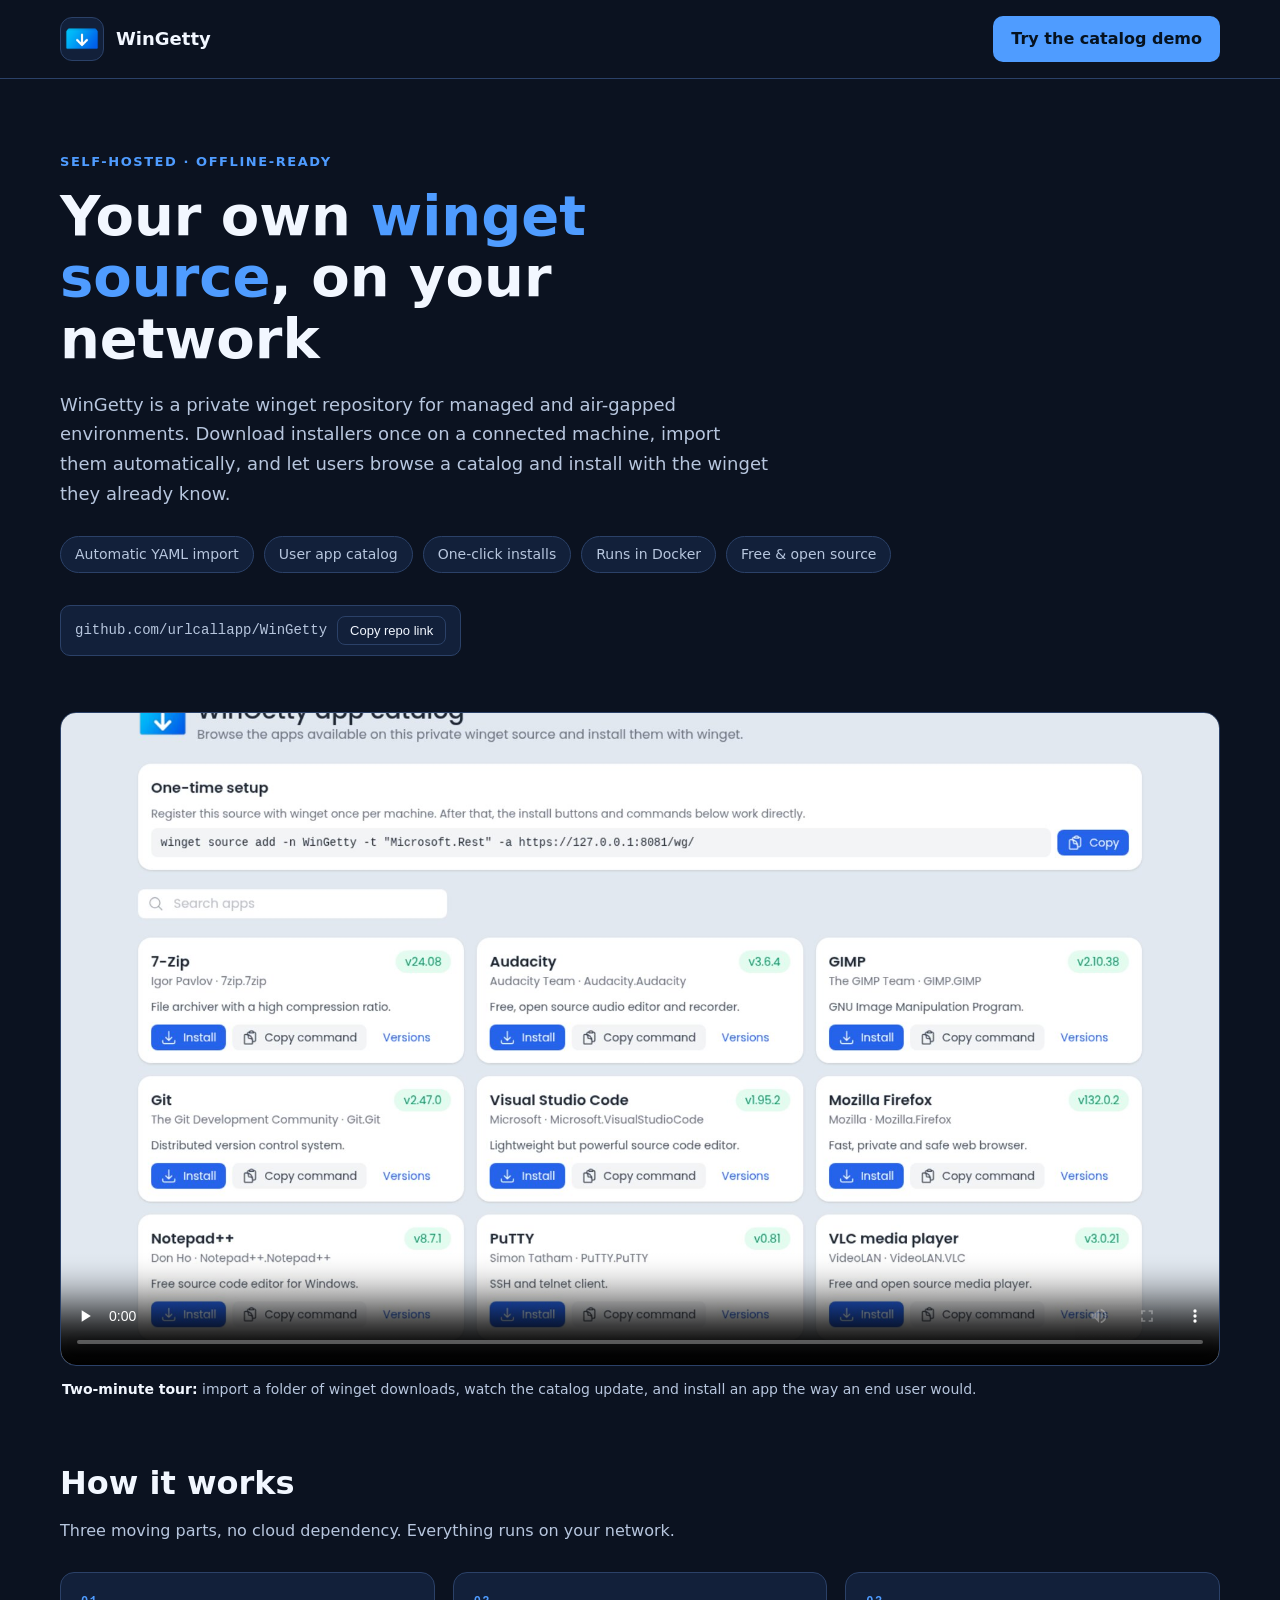
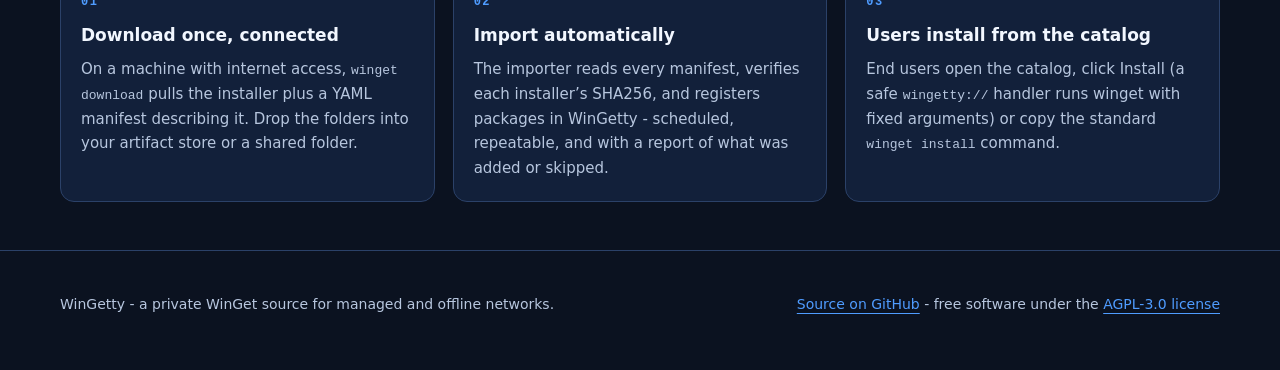
<file: docs/index.html>
<!doctype html>
<html lang="en">
  <head>
    <meta charset="utf-8" />
    <meta name="viewport" content="width=device-width, initial-scale=1" />
    <meta
      name="description"
      content="Your own winget package source. Import installers automatically, publish them to a user catalog, and install everything from your network - no cloud required."
    />
    <meta name="theme-color" content="#0b1220" />
    <link rel="icon" type="image/png" href="img/logo.png" />
    <title>WinGet apps offline | WinGetty</title>
    <meta property="og:type" content="website" />
    <meta property="og:image" content="https://urlcallapp.github.io/WinGetty/og-thumbnail.jpg" />
    <meta property="og:image:secure_url" content="https://urlcallapp.github.io/WinGetty/og-thumbnail.jpg" />
    <meta property="og:image:type" content="image/jpeg" />
    <meta property="og:image:width" content="1200" />
    <meta property="og:image:height" content="630" />
    <meta property="og:image:alt" content="WinGetty - self-hosted private winget source" />
    <meta name="twitter:card" content="summary_large_image" />
    <style>
      :root {
        color-scheme: dark;
        --bg: #0b1220;
        --panel: #12203a;
        --ink: #f2f7ff;
        --muted: #b7c6de;
        --line: #2b4168;
        --accent: #4f9cff;
        --focus: #ffdb83;
      }
      * {
        box-sizing: border-box;
      }
      html {
        scroll-padding-top: 24px;
      }
      body {
        margin: 0;
        background: var(--bg);
        color: var(--ink);
        font-family: system-ui, -apple-system, "Segoe UI", sans-serif;
        font-size: 16px;
        line-height: 1.65;
      }
      a {
        color: var(--accent);
        text-underline-offset: 4px;
      }
      a:hover {
        text-decoration-thickness: 2px;
      }
      a:focus-visible,
      video:focus-visible {
        outline: 3px solid var(--focus);
        outline-offset: 5px;
        border-radius: 4px;
      }
      a {
        -webkit-tap-highlight-color: transparent;
      }
      .wrap {
        width: min(1160px, 100% - 64px);
        margin-inline: auto;
      }
      header {
        border-bottom: 1px solid var(--line);
      }
      nav {
        display: flex;
        align-items: center;
        justify-content: space-between;
        gap: 16px;
        padding: 16px 0;
        flex-wrap: wrap;
      }
      .brand {
        display: flex;
        align-items: center;
        gap: 12px;
        color: var(--ink);
        text-decoration: none;
        font-weight: 700;
        font-size: 18px;
      }
      .mark {
        width: 44px;
        height: 44px;
        border-radius: 12px;
        background: var(--panel);
        border: 1px solid var(--line);
        display: grid;
        place-items: center;
        overflow: hidden;
      }
      .mark img {
        width: 34px;
        height: 34px;
        object-fit: contain;
      }
      .demo-btn {
        display: inline-flex;
        align-items: center;
        gap: 8px;
        background: var(--accent);
        color: #06121f;
        font-weight: 700;
        padding: 10px 18px;
        border-radius: 10px;
        text-decoration: none;
      }
      .demo-btn:hover {
        filter: brightness(1.08);
      }
      .hero {
        padding: 72px 0 32px;
      }
      .eyebrow {
        color: var(--accent);
        text-transform: uppercase;
        letter-spacing: 0.12em;
        font-size: 13px;
        font-weight: 700;
        margin: 0 0 12px;
      }
      .hero h1 {
        font-size: clamp(34px, 6vw, 56px);
        line-height: 1.1;
        margin: 0 0 20px;
        max-width: 18ch;
      }
      .hero h1 span {
        color: var(--accent);
      }
      .intro {
        color: var(--muted);
        font-size: 18px;
        max-width: 62ch;
        margin: 0 0 28px;
      }
      .tags {
        display: flex;
        flex-wrap: wrap;
        gap: 10px;
        padding: 0;
        margin: 0 0 12px;
        list-style: none;
      }
      .tag {
        border: 1px solid var(--line);
        background: var(--panel);
        color: var(--muted);
        border-radius: 999px;
        padding: 6px 14px;
        font-size: 14px;
      }
      .repo {
        display: inline-flex;
        align-items: center;
        gap: 10px;
        margin-top: 20px;
        background: var(--panel);
        border: 1px solid var(--line);
        border-radius: 10px;
        padding: 10px 14px;
        font-family: ui-monospace, monospace;
        font-size: 14px;
        color: var(--muted);
      }
      .copy {
        border: 1px solid var(--line);
        background: transparent;
        color: var(--ink);
        border-radius: 8px;
        padding: 6px 12px;
        font-size: 13px;
        cursor: pointer;
      }
      .copy:hover {
        border-color: var(--accent);
      }
      .demo {
        padding: 24px 0 8px;
      }
      .video-frame {
        border: 1px solid var(--line);
        border-radius: 16px;
        overflow: hidden;
        background: #000;
      }
      video {
        display: block;
        width: 100%;
        height: auto;
      }
      .caption {
        color: var(--muted);
        font-size: 14px;
        margin: 12px 2px 0;
      }
      .caption strong {
        color: var(--ink);
      }
      .section {
        padding: 48px 0;
      }
      .section-head h2 {
        font-size: clamp(24px, 4vw, 32px);
        margin: 0 0 8px;
      }
      .section-head p {
        color: var(--muted);
        margin: 0 0 28px;
        max-width: 70ch;
      }
      .steps {
        display: grid;
        gap: 18px;
        grid-template-columns: repeat(auto-fit, minmax(240px, 1fr));
        padding: 0;
        margin: 0;
        list-style: none;
        counter-reset: step;
      }
      .steps li {
        counter-increment: step;
        background: var(--panel);
        border: 1px solid var(--line);
        border-radius: 14px;
        padding: 20px;
      }
      .steps li::before {
        content: counter(step, decimal-leading-zero);
        display: block;
        color: var(--accent);
        font: 600 12px/1.5 ui-monospace, monospace;
        letter-spacing: 0.12em;
        margin-bottom: 10px;
      }
      .steps h3 {
        margin: 0 0 8px;
        font-size: 17px;
      }
      .steps p {
        margin: 0;
        color: var(--muted);
        font-size: 15px;
      }
      .steps code {
        font-size: 13px;
      }
      footer {
        border-top: 1px solid var(--line);
        padding: 28px 0 40px;
      }
      .foot {
        display: flex;
        justify-content: space-between;
        gap: 16px;
        flex-wrap: wrap;
        color: var(--muted);
        font-size: 14px;
      }
      @media (max-width: 560px) {
        .wrap {
          width: min(1160px, 100% - 32px);
        }
        .hero {
          padding: 48px 0 24px;
        }
      }
    </style>
  </head>
  <body>
    <header>
      <div class="wrap">
        <nav aria-label="Primary">
          <a class="brand" href="./">
            <span class="mark"><img src="img/logo.png" alt="" width="34" height="34" /></span>
            WinGetty
          </a>
          <a class="demo-btn" href="demo/">Try the catalog demo</a>
        </nav>
      </div>
    </header>

    <main class="wrap">
      <section class="hero">
        <p class="eyebrow">Self-hosted &middot; offline-ready</p>
        <h1>Your own <span>winget source</span>, on your network</h1>
        <p class="intro">
          WinGetty is a private winget repository for managed and air-gapped environments. Download installers
          once on a connected machine, import them automatically, and let users browse a catalog and install
          with the winget they already know.
        </p>
        <ul class="tags">
          <li class="tag">Automatic YAML import</li>
          <li class="tag">User app catalog</li>
          <li class="tag">One-click installs</li>
          <li class="tag">Runs in Docker</li>
          <li class="tag">Free &amp; open source</li>
        </ul>
        <div class="repo">
          <span id="repo-url">github.com/urlcallapp/WinGetty</span>
          <button class="copy" type="button" data-copy="https://github.com/urlcallapp/WinGetty">Copy repo link</button>
        </div>
      </section>

      <section class="demo" aria-labelledby="demo-heading">
        <h2 id="demo-heading" style="position:absolute;left:-9999px">Demo video</h2>
        <div class="video-frame">
          <video controls preload="none" poster="poster.jpg" aria-label="WinGetty demo video">
            <source src="demo-v2.mp4" type="video/mp4" />
            <track kind="captions" label="English" srclang="en" src="captions.en.vtt" default />
          </video>
        </div>
        <p class="caption">
          <strong>Two-minute tour:</strong> import a folder of winget downloads, watch the catalog update, and
          install an app the way an end user would.
        </p>
      </section>

      <section class="section" aria-labelledby="how-heading">
        <div class="section-head">
          <h2 id="how-heading">How it works</h2>
          <p>Three moving parts, no cloud dependency. Everything runs on your network.</p>
        </div>
        <ol class="steps">
          <li>
            <h3>Download once, connected</h3>
            <p>
              On a machine with internet access, <code>winget download</code> pulls the installer plus a YAML
              manifest describing it. Drop the folders into your artifact store or a shared folder.
            </p>
          </li>
          <li>
            <h3>Import automatically</h3>
            <p>
              The importer reads every manifest, verifies each installer&rsquo;s SHA256, and registers packages in
              WinGetty - scheduled, repeatable, and with a report of what was added or skipped.
            </p>
          </li>
          <li>
            <h3>Users install from the catalog</h3>
            <p>
              End users open the catalog, click Install (a safe <code>wingetty://</code> handler runs winget with
              fixed arguments) or copy the standard <code>winget install</code> command.
            </p>
          </li>
        </ol>
      </section>
    </main>

    <footer>
      <div class="wrap foot">
        <p>WinGetty - a private WinGet source for managed and offline networks.</p>
        <p><a href="https://github.com/urlcallapp/WinGetty">Source on GitHub</a> - free software under the <a href="https://github.com/urlcallapp/WinGetty/blob/main/LICENSE.md">AGPL-3.0 license</a></p>
      </div>
    </footer>

    <script>
      document.querySelectorAll("[data-copy]").forEach((btn) => {
        btn.addEventListener("click", async () => {
          try {
            await navigator.clipboard.writeText(btn.dataset.copy);
            btn.textContent = "Copied";
            setTimeout(() => (btn.textContent = "Copy repo link"), 2000);
          } catch (e) {
            window.prompt("Copy the link:", btn.dataset.copy);
          }
        });
      });
    </script>
  </body>
</html>
</file>
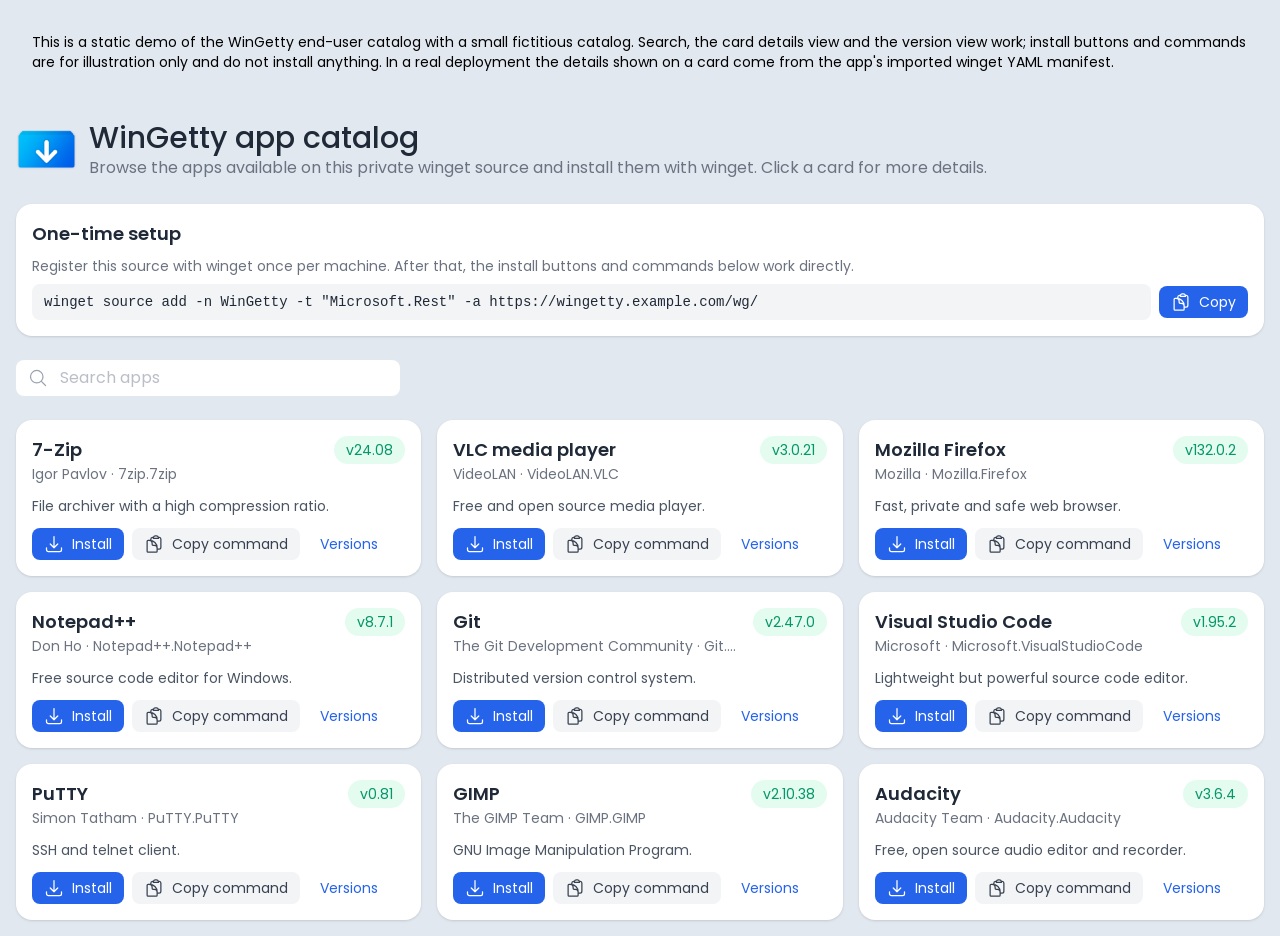
<file: docs/demo/index.html>
<!DOCTYPE html>
<html lang="en">
<head>
    <meta charset="UTF-8">
    <meta name="viewport" content="width=device-width, initial-scale=1.0">
    <title>WinGetty catalog - demo</title>
    <link rel="icon" type="image/png" href="../img/logo.png">
    <link rel="stylesheet" href="css/expand.min.css">
    <link rel="stylesheet" href="css/style.css">
    <style>
        @font-face {
            font-family: 'Poppins';
            src: url('fonts/poppins-v20-latin-regular.woff2') format('woff2');
            font-weight: 400;
        }
        @font-face {
            font-family: 'Poppins';
            src: url('fonts/poppins-v20-latin-500.woff2') format('woff2');
            font-weight: 500;
        }
        @font-face {
            font-family: 'Poppins';
            src: url('fonts/poppins-v20-latin-600.woff2') format('woff2');
            font-weight: 600;
        }
    </style>
    <script defer src="js/alpine.min.js"></script>
</head>

<body class="min-h-screen h-full font-poppins flex flex-col bg-slate-200 dark:bg-zinc-800">
<main class="h-full w-full p-4 flex flex-col max-w-screen-xl mx-auto" x-data="catalogData">

    <div class="flex flex-col gap-y-6">

        <div class="bg-blue-100/80 dark:bg-blue-900/40 text-blue-900 dark:text-blue-100 rounded-2xl p-4 text-sm">
            This is a static demo of the WinGetty end-user catalog with a small fictitious catalog. Search, the
            card details view and the version view work; install buttons and commands are for illustration only and
            do not install anything. In a real deployment the details shown on a card come from the app's imported
            winget YAML manifest.
        </div>

        <!-- Header -->
        <div class="flex items-center gap-x-3 mt-2">
            <img width="61" height="40" src="../img/logo.png" alt="WinGetty" class="h-10 w-auto">
            <div>
                <h1 class="text-3xl font-medium text-gray-800 dark:text-gray-200">WinGetty app catalog</h1>
                <p class="text-gray-500 dark:text-gray-400">Browse the apps available on this private winget source and
                    install them with winget. Click a card for more details.</p>
            </div>
        </div>

        <!-- One-time source setup -->
        <div class="bg-white dark:bg-neutral-900 rounded-2xl shadow p-4 flex flex-col gap-y-2">
            <h2 class="text-lg font-semibold text-gray-800 dark:text-gray-200">One-time setup</h2>
            <p class="text-sm text-gray-500 dark:text-gray-400">Register this source with winget once per machine.
                After that, the install buttons and commands below work directly.</p>
            <div class="flex flex-col sm:flex-row sm:items-center gap-2">
                <code
                    class="flex-1 text-sm bg-gray-100 dark:bg-neutral-950 text-gray-800 dark:text-gray-200 rounded-lg px-3 py-2 overflow-x-auto whitespace-nowrap"
                    x-text="sourceAddCommand"></code>
                <button type="button" @click="copy(sourceAddCommand, 'Setup command copied')"
                    class="flex items-center justify-center px-3 py-1.5 text-sm text-white transition-colors duration-300 bg-blue-600 rounded-lg shrink-0 gap-x-2 hover:bg-blue-500">
                    <svg class="h-5" xmlns="http://www.w3.org/2000/svg" fill="none" viewBox="0 0 24 24"
                        stroke-width="1.5" stroke="currentColor">
                        <path stroke-linecap="round" stroke-linejoin="round"
                            d="M8.25 7.5V6.108c0-1.135.845-2.098 1.976-2.192.373-.03.748-.057 1.123-.08M15.75 18H18a2.25 2.25 0 002.25-2.25V6.108c0-1.135-.845-2.098-1.976-2.192a48.424 48.424 0 00-1.123-.08M15.75 18.75v-1.875a3.375 3.375 0 00-3.375-3.375h-1.5a1.125 1.125 0 01-1.125-1.125v-1.5A3.375 3.375 0 006.375 7.5H5.25m11.9-3.664A2.251 2.251 0 0015 2.25h-1.5a2.251 2.251 0 00-2.15 1.586m5.8 0c.065.21.1.433.1.664v.75h-6V4.5c0-.231.035-.454.1-.664M6.75 7.5H4.875c-.621 0-1.125.504-1.125 1.125v12c0 .621.504 1.125 1.125 1.125h9.75c.621 0 1.125-.504 1.125-1.125V16.5a9 9 0 00-9-9z" />
                    </svg>
                    <span>Copy</span>
                </button>
            </div>
        </div>

        <!-- Search -->
        <div class="relative flex items-center">
            <span class="absolute">
                <svg xmlns="http://www.w3.org/2000/svg" fill="none" viewBox="0 0 24 24" stroke-width="1.5"
                    stroke="currentColor" class="w-5 h-5 mx-3 text-gray-400">
                    <path stroke-linecap="round" stroke-linejoin="round"
                        d="M21 21l-5.197-5.197m0 0A7.5 7.5 0 105.196 5.196a7.5 7.5 0 0010.607 10.607z" />
                </svg>
            </span>
            <input type="text" placeholder="Search apps" x-model="search" @input.debounce.400ms="fetchPackages()"
                class="block w-full py-1.5 pr-5 text-gray-700 dark:text-gray-200 bg-white dark:bg-neutral-900 rounded-lg md:w-96 placeholder-gray-400/70 pl-11 rtl:pr-11 rtl:pl-5 focus:border-blue-400 focus:ring-blue-300 focus:outline-none focus:ring focus:ring-opacity-40">
        </div>

        <!-- Package cards -->
        <div class="grid grid-cols-1 sm:grid-cols-2 lg:grid-cols-3 gap-4" x-show="!loading" x-cloak>
            <template x-for="package in packages" :key="package.identifier">
                <div class="bg-white dark:bg-neutral-900 rounded-2xl shadow p-4 flex flex-col gap-y-3 cursor-pointer transition-shadow hover:shadow-md focus:outline-none focus:ring focus:ring-blue-300 focus:ring-opacity-50"
                    role="button" tabindex="0" :aria-label="'Show details for ' + package.name"
                    @click="detailsPkg = package"
                    @keydown.enter.prevent="detailsPkg = package"
                    @keydown.space.prevent="detailsPkg = package">
                    <div class="flex items-start justify-between gap-x-2">
                        <div class="min-w-0">
                            <h3 class="text-lg font-semibold text-gray-800 dark:text-gray-200 truncate"
                                x-text="package.name"></h3>
                            <p class="text-sm text-gray-500 dark:text-gray-400 truncate"
                                x-text="package.publisher + ' · ' + package.identifier"></p>
                        </div>
                        <span
                            class="px-3 py-1 text-sm rounded-full bg-emerald-100/60 dark:bg-emerald-700/60 text-emerald-600 dark:text-emerald-300 shrink-0"
                            x-text="'v' + package.latest_version"></span>
                    </div>
                    <p class="text-sm text-gray-600 dark:text-gray-300" x-text="package.description"></p>
                    <div class="flex items-center gap-2 mt-auto flex-wrap" @click.stop>
                        <button type="button" @click="demoNotice()"
                            class="flex items-center justify-center px-3 py-1.5 text-sm text-white transition-colors duration-300 bg-blue-600 rounded-lg gap-x-2 hover:bg-blue-500">
                            <svg class="h-5" xmlns="http://www.w3.org/2000/svg" fill="none" viewBox="0 0 24 24"
                                stroke-width="1.5" stroke="currentColor">
                                <path stroke-linecap="round" stroke-linejoin="round"
                                    d="M3 16.5v2.25A2.25 2.25 0 005.25 21h13.5A2.25 2.25 0 0021 18.75V16.5M16.5 12L12 16.5m0 0L7.5 12m4.5 4.5V3" />
                            </svg>
                            <span>Install</span>
                        </button>
                        <button type="button" @click="copy(installCommand(package), 'Install command copied')"
                            class="flex items-center justify-center px-3 py-1.5 text-sm text-gray-700 dark:text-gray-200 transition-colors duration-300 bg-gray-100 dark:bg-neutral-800 rounded-lg gap-x-2 hover:bg-gray-200 dark:hover:bg-neutral-700">
                            <svg class="h-5" xmlns="http://www.w3.org/2000/svg" fill="none" viewBox="0 0 24 24"
                                stroke-width="1.5" stroke="currentColor">
                                <path stroke-linecap="round" stroke-linejoin="round"
                                    d="M8.25 7.5V6.108c0-1.135.845-2.098 1.976-2.192.373-.03.748-.057 1.123-.08M15.75 18H18a2.25 2.25 0 002.25-2.25V6.108c0-1.135-.845-2.098-1.976-2.192a48.424 48.424 0 00-1.123-.08M15.75 18.75v-1.875a3.375 3.375 0 00-3.375-3.375h-1.5a1.125 1.125 0 01-1.125-1.125v-1.5A3.375 3.375 0 006.375 7.5H5.25m11.9-3.664A2.251 2.251 0 0015 2.25h-1.5a2.251 2.251 0 00-2.15 1.586m5.8 0c.065.21.1.433.1.664v.75h-6V4.5c0-.231.035-.454.1-.664M6.75 7.5H4.875c-.621 0-1.125.504-1.125 1.125v12c0 .621.504 1.125 1.125 1.125h9.75c.621 0 1.125-.504 1.125-1.125V16.5a9 9 0 00-9-9z" />
                            </svg>
                            <span>Copy command</span>
                        </button>
                        <button type="button" @click.stop="selected = package"
                            class="px-3 py-1.5 text-sm text-blue-600 dark:text-blue-300 hover:underline">
                            Versions
                        </button>
                    </div>
                </div>
            </template>
        </div>

        <div x-show="!loading && packages.length === 0" x-cloak
            class="text-center text-gray-500 dark:text-gray-400 py-10">
            No apps found.
        </div>

        <!-- Details modal (clicking a card) -->
        <div x-cloak x-show="detailsPkg !== null" @keydown.escape.window="detailsPkg = null"
            class="fixed top-0 left-0 right-0 z-50 w-full p-4 overflow-x-hidden overflow-y-auto md:inset-0 h-full max-h-full dark:bg-neutral-700/40 flex justify-center items-center bg-neutral-900/30">
            <div class="relative w-full max-w-lg" @click.away="detailsPkg = null">
                <div class="relative bg-white rounded-2xl shadow dark:bg-neutral-900 p-4 flex flex-col gap-y-3 max-h-[85vh] overflow-y-auto"
                    role="dialog" aria-modal="true" :aria-label="detailsPkg ? 'Details for ' + detailsPkg.name : ''">
                    <div class="flex items-start justify-between gap-x-2">
                        <div class="min-w-0">
                            <h3 class="text-xl font-semibold text-gray-900 dark:text-white"
                                x-text="detailsPkg ? detailsPkg.name : ''"></h3>
                            <p class="text-sm text-gray-500 dark:text-gray-400"
                                x-text="detailsPkg ? detailsPkg.publisher + ' · ' + detailsPkg.identifier + ' · v' + detailsPkg.latest_version : ''">
                            </p>
                        </div>
                        <button type="button" @click="detailsPkg = null" aria-label="Close details"
                            class="text-gray-400 bg-transparent hover:bg-gray-200 hover:text-gray-900 rounded-lg text-sm p-1.5 ml-auto inline-flex items-center dark:hover:bg-gray-600 dark:hover:text-white shrink-0">
                            <svg aria-hidden="true" class="w-5 h-5" fill="currentColor" viewBox="0 0 20 20"
                                xmlns="http://www.w3.org/2000/svg">
                                <path fill-rule="evenodd"
                                    d="M4.293 4.293a1 1 0 011.414 0L10 8.586l4.293-4.293a1 1 0 111.414 1.414L11.414 10l4.293 4.293a1 1 0 01-1.414 1.414L10 11.414l-4.293-4.293a1 1 0 01-1.414-1.414L10 4.293 5.707 4.293 4.293 4.293z"
                                    clip-rule="evenodd"></path>
                            </svg>
                        </button>
                    </div>

                    <p class="text-sm text-gray-600 dark:text-gray-300 whitespace-pre-line"
                        x-text="detailsPkg ? (detailsPkg.details.description || detailsPkg.description) : ''"></p>

                    <div class="flex flex-wrap gap-2" x-show="detailsPkg && detailsPkg.details.tags">
                        <template x-for="tag in (detailsPkg && detailsPkg.details.tags ? detailsPkg.details.tags : [])"
                            :key="tag">
                            <span
                                class="px-2 py-0.5 text-xs rounded-full bg-blue-100/70 dark:bg-blue-900/50 text-blue-700 dark:text-blue-200"
                                x-text="tag"></span>
                        </template>
                    </div>

                    <dl class="grid grid-cols-1 sm:grid-cols-2 gap-x-4 gap-y-2"
                        x-show="detailsPkg && detailsFacts(detailsPkg).length > 0">
                        <template x-for="fact in (detailsPkg ? detailsFacts(detailsPkg) : [])" :key="fact.label">
                            <div class="bg-gray-50 dark:bg-neutral-950 rounded-lg px-3 py-2">
                                <dt class="text-xs uppercase tracking-wide text-gray-400 dark:text-gray-500"
                                    x-text="fact.label"></dt>
                                <dd class="text-sm text-gray-800 dark:text-gray-200 break-words"
                                    x-text="fact.value"></dd>
                            </div>
                        </template>
                    </dl>

                    <div class="flex flex-wrap gap-2" x-show="detailsPkg && detailsLinks(detailsPkg).length > 0">
                        <template x-for="link in (detailsPkg ? detailsLinks(detailsPkg) : [])" :key="link.label">
                            <a :href="link.url" target="_blank" rel="noopener noreferrer"
                                class="px-3 py-1.5 text-sm text-blue-600 dark:text-blue-300 bg-blue-50 dark:bg-blue-900/30 rounded-lg hover:underline"
                                x-text="link.label"></a>
                        </template>
                    </div>

                    <template x-if="detailsPkg && detailsPkg.details.installation_notes">
                        <details class="text-sm bg-gray-50 dark:bg-neutral-950 rounded-lg px-3 py-2">
                            <summary class="cursor-pointer text-blue-600 dark:text-blue-300 hover:underline">
                                Installation notes</summary>
                            <p class="mt-1 text-gray-600 dark:text-gray-300 whitespace-pre-line"
                                x-text="detailsPkg ? detailsPkg.details.installation_notes : ''"></p>
                        </details>
                    </template>

                    <template x-if="detailsPkg && detailsPkg.details.release_notes">
                        <details class="text-sm bg-gray-50 dark:bg-neutral-950 rounded-lg px-3 py-2">
                            <summary class="cursor-pointer text-blue-600 dark:text-blue-300 hover:underline">Release
                                notes</summary>
                            <p class="mt-1 text-gray-600 dark:text-gray-300 whitespace-pre-line"
                                x-text="detailsPkg ? detailsPkg.details.release_notes : ''"></p>
                        </details>
                    </template>

                    <p class="text-xs text-gray-400 dark:text-gray-500"
                        x-text="detailsPkg ? 'Details from the winget manifest of version ' + detailsPkg.latest_version : ''">
                    </p>

                    <div class="flex items-center gap-2 flex-wrap border-t border-gray-100 dark:border-neutral-800 pt-3">
                        <button type="button" @click="demoNotice()"
                            class="flex items-center justify-center px-3 py-1.5 text-sm text-white transition-colors duration-300 bg-blue-600 rounded-lg gap-x-2 hover:bg-blue-500">
                            <span>Install</span>
                        </button>
                        <button type="button"
                            @click="detailsPkg && copy(installCommand(detailsPkg), 'Install command copied')"
                            class="px-3 py-1.5 text-sm text-gray-700 dark:text-gray-200 transition-colors duration-300 bg-gray-100 dark:bg-neutral-800 rounded-lg hover:bg-gray-200 dark:hover:bg-neutral-700">
                            Copy command
                        </button>
                        <button type="button" @click="selected = detailsPkg; detailsPkg = null"
                            class="px-3 py-1.5 text-sm text-blue-600 dark:text-blue-300 hover:underline">
                            All versions
                        </button>
                    </div>
                </div>
            </div>
        </div>

        <!-- Versions modal -->
        <div x-cloak x-show="selected !== null" @keydown.escape.window="selected = null"
            class="fixed top-0 left-0 right-0 z-50 w-full p-4 overflow-x-hidden overflow-y-auto md:inset-0 h-full max-h-full dark:bg-neutral-700/40 flex justify-center items-center bg-neutral-900/30">
            <div class="relative w-full max-w-lg" @click.away="selected = null">
                <div class="relative bg-white rounded-2xl shadow dark:bg-neutral-900 p-4 flex flex-col gap-y-3">
                    <div class="flex items-start justify-between">
                        <h3 class="text-xl font-semibold text-gray-900 dark:text-white"
                            x-text="selected ? selected.name : ''"></h3>
                        <button type="button" @click="selected = null"
                            class="text-gray-400 bg-transparent hover:bg-gray-200 hover:text-gray-900 rounded-lg text-sm p-1.5 ml-auto inline-flex items-center dark:hover:bg-gray-600 dark:hover:text-white">
                            <svg aria-hidden="true" class="w-5 h-5" fill="currentColor" viewBox="0 0 20 20"
                                xmlns="http://www.w3.org/2000/svg">
                                <path fill-rule="evenodd"
                                    d="M4.293 4.293a1 1 0 011.414 0L10 8.586l4.293-4.293a1 1 0 111.414 1.414L11.414 10l4.293 4.293a1 1 0 01-1.414 1.414L10 11.414l-4.293-4.293a1 1 0 01-1.414-1.414L10 4.293 5.707 4.293 4.293 4.293z"
                                    clip-rule="evenodd"></path>
                            </svg>
                        </button>
                    </div>
                    <template x-for="version in (selected ? selected.versions : [])" :key="version">
                        <div class="bg-gray-50 dark:bg-neutral-950 rounded-lg px-3 py-2 flex flex-col gap-y-2">
                            <div class="flex flex-col sm:flex-row sm:items-center gap-2">
                                <span class="text-sm font-medium text-gray-800 dark:text-gray-200 flex-1"
                                    x-text="'Version ' + version"></span>
                                <div class="flex gap-2">
                                    <button type="button" @click="demoNotice()"
                                        class="px-3 py-1 text-sm text-white bg-blue-600 rounded-lg hover:bg-blue-500 transition-colors duration-300">Install</button>
                                    <button type="button"
                                        @click="copy(installCommand(selected, version), 'Install command copied')"
                                        class="px-3 py-1 text-sm text-gray-700 dark:text-gray-200 bg-gray-200 dark:bg-neutral-800 rounded-lg hover:bg-gray-300 dark:hover:bg-neutral-700 transition-colors duration-300">Copy
                                        command</button>
                                </div>
                            </div>
                            <template x-if="selected && versionReleaseNotes(selected, version)">
                                <details class="text-sm">
                                    <summary
                                        class="cursor-pointer text-blue-600 dark:text-blue-300 hover:underline">
                                        Release notes</summary>
                                    <p class="mt-1 text-gray-600 dark:text-gray-300 whitespace-pre-line"
                                        x-text="selected ? versionReleaseNotes(selected, version) : ''"></p>
                                </details>
                            </template>
                        </div>
                    </template>
                </div>
            </div>
        </div>

        <!-- Demo notice toast -->
        <div x-cloak x-show="notice" x-transition
            class="fixed bottom-4 right-4 bg-neutral-900 text-white dark:bg-white dark:text-neutral-900 rounded-lg shadow-lg px-4 py-3 text-sm z-50"
            x-text="notice"></div>
    </div>
</main>

<script>
    // Fictitious sample data in the same shape the real catalog API returns,
    // including the per-version details imported from winget YAML manifests.
    const DEMO_PACKAGES = [
        {
            identifier: '7zip.7zip', name: '7-Zip', publisher: 'Igor Pavlov',
            description: 'File archiver with a high compression ratio.',
            latest_version: '24.08', versions: ['24.08'], download_count: 182,
            details: {
                description: '7-Zip is a file archiver with a high compression ratio. It supports 7z, ZIP, GZIP, BZIP2, TAR and many other formats, and integrates with the Windows shell.',
                author: 'Igor Pavlov', license: 'GNU LGPL', copyright: 'Copyright (c) 1999-2024 Igor Pavlov',
                homepage: 'https://www.7-zip.org/', license_url: 'https://www.7-zip.org/license.txt',
                tags: ['archiver', 'compression', 'zip', '7z'],
                release_notes: '24.08 fixes a regression in 24.07 that could corrupt certain squashfs extractions and updates translations.',
            },
            version_details: {
                '24.08': { release_notes: '24.08 fixes a regression in 24.07 that could corrupt certain squashfs extractions and updates translations.' },
            },
        },
        {
            identifier: 'VideoLAN.VLC', name: 'VLC media player', publisher: 'VideoLAN',
            description: 'Free and open source media player.',
            latest_version: '3.0.21', versions: ['3.0.21'], download_count: 143,
            details: {
                description: 'VLC is a free and open source cross-platform multimedia player and framework that plays most multimedia files, and various streaming protocols.',
                license: 'GPL-2.0-or-later', homepage: 'https://www.videolan.org/vlc/',
                publisher_url: 'https://www.videolan.org/', privacy_url: 'https://www.videolan.org/privacy.html',
                tags: ['media-player', 'video', 'audio', 'streaming'],
                release_notes_url: 'https://www.videolan.org/developers/vlc-branch/NEWS',
            },
            version_details: {},
        },
        {
            identifier: 'Mozilla.Firefox', name: 'Mozilla Firefox', publisher: 'Mozilla',
            description: 'Fast, private and safe web browser.',
            latest_version: '132.0.2', versions: ['132.0.2'], download_count: 121,
            details: {
                license: 'MPL-2.0', homepage: 'https://www.mozilla.org/firefox/',
                privacy_url: 'https://www.mozilla.org/privacy/firefox/',
                tags: ['browser', 'web'],
                installation_notes: 'The installer requires a restart of running Firefox instances.',
            },
            version_details: {},
        },
        { identifier: 'Notepad++.Notepad++', name: 'Notepad++', publisher: 'Don Ho', description: 'Free source code editor for Windows.', latest_version: '8.7.1', versions: ['8.7.1'], download_count: 98, details: {}, version_details: {} },
        { identifier: 'Git.Git', name: 'Git', publisher: 'The Git Development Community', description: 'Distributed version control system.', latest_version: '2.47.0', versions: ['2.47.0'], download_count: 97, details: {}, version_details: {} },
        { identifier: 'Microsoft.VisualStudioCode', name: 'Visual Studio Code', publisher: 'Microsoft', description: 'Lightweight but powerful source code editor.', latest_version: '1.95.2', versions: ['1.95.2'], download_count: 88, details: {}, version_details: {} },
        { identifier: 'PuTTY.PuTTY', name: 'PuTTY', publisher: 'Simon Tatham', description: 'SSH and telnet client.', latest_version: '0.81', versions: ['0.81'], download_count: 54, details: {}, version_details: {} },
        { identifier: 'GIMP.GIMP', name: 'GIMP', publisher: 'The GIMP Team', description: 'GNU Image Manipulation Program.', latest_version: '2.10.38', versions: ['2.10.38'], download_count: 41, details: {}, version_details: {} },
        { identifier: 'Audacity.Audacity', name: 'Audacity', publisher: 'Audacity Team', description: 'Free, open source audio editor and recorder.', latest_version: '3.6.4', versions: ['3.6.4'], download_count: 33, details: {}, version_details: {} },
    ];

    document.addEventListener('alpine:init', () => {
        Alpine.data('catalogData', () => ({
            packages: [],
            search: '',
            loading: true,
            selected: null,
            detailsPkg: null,
            notice: '',
            sourceName: 'WinGetty',
            sourceAddCommand: 'winget source add -n WinGetty -t "Microsoft.Rest" -a https://wingetty.example.com/wg/',
            async init() {
                await this.fetchPackages();
            },
            async fetchPackages() {
                const q = this.search.trim().toLowerCase();
                this.packages = DEMO_PACKAGES.filter(p =>
                    !q || p.name.toLowerCase().includes(q) ||
                    p.identifier.toLowerCase().includes(q) ||
                    p.publisher.toLowerCase().includes(q));
                this.loading = false;
            },
            installCommand(package_, version = null) {
                let cmd = `winget install --exact --id ${package_.identifier} --source ${this.sourceName}`;
                if (version) cmd += ` --version ${version}`;
                return cmd;
            },
            // Only http(s) URLs may become links; everything else is dropped.
            safeUrl(url) {
                return (typeof url === 'string' && /^https?:\/\//i.test(url)) ? url : null;
            },
            detailsFacts(package_) {
                let d = (package_ && package_.details) || {};
                let facts = [];
                let fields = [
                    ['author', 'Author'],
                    ['license', 'License'],
                    ['copyright', 'Copyright'],
                    ['moniker', 'Moniker'],
                    ['release_date', 'Release date'],
                ];
                for (let [key, label] of fields) {
                    if (d[key]) facts.push({ label, value: d[key] });
                }
                return facts;
            },
            detailsLinks(package_) {
                let d = (package_ && package_.details) || {};
                let links = [];
                let fields = [
                    ['homepage', 'Homepage'],
                    ['publisher_url', 'Publisher'],
                    ['publisher_support_url', 'Support'],
                    ['privacy_url', 'Privacy'],
                    ['license_url', 'License'],
                    ['copyright_url', 'Copyright'],
                    ['purchase_url', 'Purchase'],
                    ['release_notes_url', 'Release notes'],
                ];
                for (let [key, label] of fields) {
                    let url = this.safeUrl(d[key]);
                    if (url) links.push({ label, url });
                }
                for (let doc of (d.documentations || [])) {
                    let url = this.safeUrl(doc.url);
                    if (url) links.push({ label: doc.label || 'Documentation', url });
                }
                return links;
            },
            versionReleaseNotes(package_, version) {
                let vd = (package_ && package_.version_details) || {};
                return (vd[version] && vd[version].release_notes) || null;
            },
            async copy(text, message) {
                try {
                    await navigator.clipboard.writeText(text);
                } catch (e) { /* clipboard may be unavailable in the demo */ }
                this.flash(message);
            },
            demoNotice() {
                this.flash('Demo only - in a real deployment this button installs the app with winget.');
            },
            flash(message) {
                this.notice = message;
                clearTimeout(this._noticeTimer);
                this._noticeTimer = setTimeout(() => { this.notice = ''; }, 3000);
            },
        }))
    });
</script>
</body>
</html>
</file>
<file: docs/demo/css/expand.min.css>
.theme-toggle.theme-toggle--reversed .theme-toggle__expand{transform:scale(-1,1)}.theme-toggle{--theme-toggle__expand--duration:500ms}.theme-toggle__expand g circle,.theme-toggle__expand g path{transform-origin:center;transition:transform calc(var(--theme-toggle__expand--duration) * .65) cubic-bezier(0, 0, 0, 1.25) calc(var(--theme-toggle__expand--duration) * .35)}.theme-toggle__expand :first-child path{transition-property:transform,d;transition-duration:calc(var(--theme-toggle__expand--duration) * .6);transition-timing-function:cubic-bezier(0,0,0.5,1)}.theme-toggle input[type=checkbox]:checked~.theme-toggle__expand g circle,.theme-toggle--toggled:not(label).theme-toggle .theme-toggle__expand g circle{transform:scale(1.4);transition-delay:0s}.theme-toggle input[type=checkbox]:checked~.theme-toggle__expand g path,.theme-toggle--toggled:not(label).theme-toggle .theme-toggle__expand g path{transform:scale(.75);transition-delay:0s}.theme-toggle input[type=checkbox]:checked~.theme-toggle__expand :first-child path,.theme-toggle--toggled:not(label).theme-toggle .theme-toggle__expand :first-child path{d:path("M-9 3h25a1 1 0 0017 13v30H0Z");transition-delay:calc(var(--theme-toggle__expand--duration) * 0.4);transition-timing-function:cubic-bezier(0,0,0,1.25)}@supports not (d:path("")){.theme-toggle input[type=checkbox]:checked~.theme-toggle__expand :first-child path,.theme-toggle--toggled:not(label).theme-toggle .theme-toggle__expand :first-child path{transform:translate3d(-9px,14px,0)}}.theme-toggle{border:none;background:0 0;cursor:pointer}.theme-toggle input[type=checkbox]{display:none}.theme-toggle .theme-toggle-sr{position:absolute;width:1px;height:1px;padding:0;margin:-1px;overflow:hidden;clip:rect(0,0,0,0);white-space:nowrap;border-width:0}@media (prefers-reduced-motion:reduce){.theme-toggle:not(.theme-toggle--force-motion) *{transition:none!important}}
</file>
<file: docs/demo/css/style.css>
/*
! tailwindcss v3.3.2 | MIT License | https://tailwindcss.com
*/

/*
1. Prevent padding and border from affecting element width. (https://github.com/mozdevs/cssremedy/issues/4)
2. Allow adding a border to an element by just adding a border-width. (https://github.com/tailwindcss/tailwindcss/pull/116)
*/

*,
::before,
::after {
  box-sizing: border-box;
  /* 1 */
  border-width: 0;
  /* 2 */
  border-style: solid;
  /* 2 */
  border-color: #e5e7eb;
  /* 2 */
}

::before,
::after {
  --tw-content: '';
}

/*
1. Use a consistent sensible line-height in all browsers.
2. Prevent adjustments of font size after orientation changes in iOS.
3. Use a more readable tab size.
4. Use the user's configured `sans` font-family by default.
5. Use the user's configured `sans` font-feature-settings by default.
6. Use the user's configured `sans` font-variation-settings by default.
*/

html {
  line-height: 1.5;
  /* 1 */
  -webkit-text-size-adjust: 100%;
  /* 2 */
  -moz-tab-size: 4;
  /* 3 */
  -o-tab-size: 4;
     tab-size: 4;
  /* 3 */
  font-family: ui-sans-serif, system-ui, -apple-system, BlinkMacSystemFont, "Segoe UI", Roboto, "Helvetica Neue", Arial, "Noto Sans", sans-serif, "Apple Color Emoji", "Segoe UI Emoji", "Segoe UI Symbol", "Noto Color Emoji";
  /* 4 */
  font-feature-settings: normal;
  /* 5 */
  font-variation-settings: normal;
  /* 6 */
}

/*
1. Remove the margin in all browsers.
2. Inherit line-height from `html` so users can set them as a class directly on the `html` element.
*/

body {
  margin: 0;
  /* 1 */
  line-height: inherit;
  /* 2 */
}

/*
1. Add the correct height in Firefox.
2. Correct the inheritance of border color in Firefox. (https://bugzilla.mozilla.org/show_bug.cgi?id=190655)
3. Ensure horizontal rules are visible by default.
*/

hr {
  height: 0;
  /* 1 */
  color: inherit;
  /* 2 */
  border-top-width: 1px;
  /* 3 */
}

/*
Add the correct text decoration in Chrome, Edge, and Safari.
*/

abbr:where([title]) {
  -webkit-text-decoration: underline dotted;
          text-decoration: underline dotted;
}

/*
Remove the default font size and weight for headings.
*/

h1,
h2,
h3,
h4,
h5,
h6 {
  font-size: inherit;
  font-weight: inherit;
}

/*
Reset links to optimize for opt-in styling instead of opt-out.
*/

a {
  color: inherit;
  text-decoration: inherit;
}

/*
Add the correct font weight in Edge and Safari.
*/

b,
strong {
  font-weight: bolder;
}

/*
1. Use the user's configured `mono` font family by default.
2. Correct the odd `em` font sizing in all browsers.
*/

code,
kbd,
samp,
pre {
  font-family: ui-monospace, SFMono-Regular, Menlo, Monaco, Consolas, "Liberation Mono", "Courier New", monospace;
  /* 1 */
  font-size: 1em;
  /* 2 */
}

/*
Add the correct font size in all browsers.
*/

small {
  font-size: 80%;
}

/*
Prevent `sub` and `sup` elements from affecting the line height in all browsers.
*/

sub,
sup {
  font-size: 75%;
  line-height: 0;
  position: relative;
  vertical-align: baseline;
}

sub {
  bottom: -0.25em;
}

sup {
  top: -0.5em;
}

/*
1. Remove text indentation from table contents in Chrome and Safari. (https://bugs.chromium.org/p/chromium/issues/detail?id=999088, https://bugs.webkit.org/show_bug.cgi?id=201297)
2. Correct table border color inheritance in all Chrome and Safari. (https://bugs.chromium.org/p/chromium/issues/detail?id=935729, https://bugs.webkit.org/show_bug.cgi?id=195016)
3. Remove gaps between table borders by default.
*/

table {
  text-indent: 0;
  /* 1 */
  border-color: inherit;
  /* 2 */
  border-collapse: collapse;
  /* 3 */
}

/*
1. Change the font styles in all browsers.
2. Remove the margin in Firefox and Safari.
3. Remove default padding in all browsers.
*/

button,
input,
optgroup,
select,
textarea {
  font-family: inherit;
  /* 1 */
  font-size: 100%;
  /* 1 */
  font-weight: inherit;
  /* 1 */
  line-height: inherit;
  /* 1 */
  color: inherit;
  /* 1 */
  margin: 0;
  /* 2 */
  padding: 0;
  /* 3 */
}

/*
Remove the inheritance of text transform in Edge and Firefox.
*/

button,
select {
  text-transform: none;
}

/*
1. Correct the inability to style clickable types in iOS and Safari.
2. Remove default button styles.
*/

button,
[type='button'],
[type='reset'],
[type='submit'] {
  -webkit-appearance: button;
  /* 1 */
  background-color: transparent;
  /* 2 */
  background-image: none;
  /* 2 */
}

/*
Use the modern Firefox focus style for all focusable elements.
*/

:-moz-focusring {
  outline: auto;
}

/*
Remove the additional `:invalid` styles in Firefox. (https://github.com/mozilla/gecko-dev/blob/2f9eacd9d3d995c937b4251a5557d95d494c9be1/layout/style/res/forms.css#L728-L737)
*/

:-moz-ui-invalid {
  box-shadow: none;
}

/*
Add the correct vertical alignment in Chrome and Firefox.
*/

progress {
  vertical-align: baseline;
}

/*
Correct the cursor style of increment and decrement buttons in Safari.
*/

::-webkit-inner-spin-button,
::-webkit-outer-spin-button {
  height: auto;
}

/*
1. Correct the odd appearance in Chrome and Safari.
2. Correct the outline style in Safari.
*/

[type='search'] {
  -webkit-appearance: textfield;
  /* 1 */
  outline-offset: -2px;
  /* 2 */
}

/*
Remove the inner padding in Chrome and Safari on macOS.
*/

::-webkit-search-decoration {
  -webkit-appearance: none;
}

/*
1. Correct the inability to style clickable types in iOS and Safari.
2. Change font properties to `inherit` in Safari.
*/

::-webkit-file-upload-button {
  -webkit-appearance: button;
  /* 1 */
  font: inherit;
  /* 2 */
}

/*
Add the correct display in Chrome and Safari.
*/

summary {
  display: list-item;
}

/*
Removes the default spacing and border for appropriate elements.
*/

blockquote,
dl,
dd,
h1,
h2,
h3,
h4,
h5,
h6,
hr,
figure,
p,
pre {
  margin: 0;
}

fieldset {
  margin: 0;
  padding: 0;
}

legend {
  padding: 0;
}

ol,
ul,
menu {
  list-style: none;
  margin: 0;
  padding: 0;
}

/*
Prevent resizing textareas horizontally by default.
*/

textarea {
  resize: vertical;
}

/*
1. Reset the default placeholder opacity in Firefox. (https://github.com/tailwindlabs/tailwindcss/issues/3300)
2. Set the default placeholder color to the user's configured gray 400 color.
*/

input::-moz-placeholder, textarea::-moz-placeholder {
  opacity: 1;
  /* 1 */
  color: #9ca3af;
  /* 2 */
}

input::placeholder,
textarea::placeholder {
  opacity: 1;
  /* 1 */
  color: #9ca3af;
  /* 2 */
}

/*
Set the default cursor for buttons.
*/

button,
[role="button"] {
  cursor: pointer;
}

/*
Make sure disabled buttons don't get the pointer cursor.
*/

:disabled {
  cursor: default;
}

/*
1. Make replaced elements `display: block` by default. (https://github.com/mozdevs/cssremedy/issues/14)
2. Add `vertical-align: middle` to align replaced elements more sensibly by default. (https://github.com/jensimmons/cssremedy/issues/14#issuecomment-634934210)
   This can trigger a poorly considered lint error in some tools but is included by design.
*/

img,
svg,
video,
canvas,
audio,
iframe,
embed,
object {
  display: block;
  /* 1 */
  vertical-align: middle;
  /* 2 */
}

/*
Constrain images and videos to the parent width and preserve their intrinsic aspect ratio. (https://github.com/mozdevs/cssremedy/issues/14)
*/

img,
video {
  max-width: 100%;
  height: auto;
}

/* Make elements with the HTML hidden attribute stay hidden by default */

[hidden] {
  display: none;
}

* {
  scrollbar-color: initial;
  scrollbar-width: initial;
}

*, ::before, ::after {
  --tw-border-spacing-x: 0;
  --tw-border-spacing-y: 0;
  --tw-translate-x: 0;
  --tw-translate-y: 0;
  --tw-rotate: 0;
  --tw-skew-x: 0;
  --tw-skew-y: 0;
  --tw-scale-x: 1;
  --tw-scale-y: 1;
  --tw-pan-x:  ;
  --tw-pan-y:  ;
  --tw-pinch-zoom:  ;
  --tw-scroll-snap-strictness: proximity;
  --tw-gradient-from-position:  ;
  --tw-gradient-via-position:  ;
  --tw-gradient-to-position:  ;
  --tw-ordinal:  ;
  --tw-slashed-zero:  ;
  --tw-numeric-figure:  ;
  --tw-numeric-spacing:  ;
  --tw-numeric-fraction:  ;
  --tw-ring-inset:  ;
  --tw-ring-offset-width: 0px;
  --tw-ring-offset-color: #fff;
  --tw-ring-color: rgb(59 130 246 / 0.5);
  --tw-ring-offset-shadow: 0 0 #0000;
  --tw-ring-shadow: 0 0 #0000;
  --tw-shadow: 0 0 #0000;
  --tw-shadow-colored: 0 0 #0000;
  --tw-blur:  ;
  --tw-brightness:  ;
  --tw-contrast:  ;
  --tw-grayscale:  ;
  --tw-hue-rotate:  ;
  --tw-invert:  ;
  --tw-saturate:  ;
  --tw-sepia:  ;
  --tw-drop-shadow:  ;
  --tw-backdrop-blur:  ;
  --tw-backdrop-brightness:  ;
  --tw-backdrop-contrast:  ;
  --tw-backdrop-grayscale:  ;
  --tw-backdrop-hue-rotate:  ;
  --tw-backdrop-invert:  ;
  --tw-backdrop-opacity:  ;
  --tw-backdrop-saturate:  ;
  --tw-backdrop-sepia:  ;
}

::backdrop {
  --tw-border-spacing-x: 0;
  --tw-border-spacing-y: 0;
  --tw-translate-x: 0;
  --tw-translate-y: 0;
  --tw-rotate: 0;
  --tw-skew-x: 0;
  --tw-skew-y: 0;
  --tw-scale-x: 1;
  --tw-scale-y: 1;
  --tw-pan-x:  ;
  --tw-pan-y:  ;
  --tw-pinch-zoom:  ;
  --tw-scroll-snap-strictness: proximity;
  --tw-gradient-from-position:  ;
  --tw-gradient-via-position:  ;
  --tw-gradient-to-position:  ;
  --tw-ordinal:  ;
  --tw-slashed-zero:  ;
  --tw-numeric-figure:  ;
  --tw-numeric-spacing:  ;
  --tw-numeric-fraction:  ;
  --tw-ring-inset:  ;
  --tw-ring-offset-width: 0px;
  --tw-ring-offset-color: #fff;
  --tw-ring-color: rgb(59 130 246 / 0.5);
  --tw-ring-offset-shadow: 0 0 #0000;
  --tw-ring-shadow: 0 0 #0000;
  --tw-shadow: 0 0 #0000;
  --tw-shadow-colored: 0 0 #0000;
  --tw-blur:  ;
  --tw-brightness:  ;
  --tw-contrast:  ;
  --tw-grayscale:  ;
  --tw-hue-rotate:  ;
  --tw-invert:  ;
  --tw-saturate:  ;
  --tw-sepia:  ;
  --tw-drop-shadow:  ;
  --tw-backdrop-blur:  ;
  --tw-backdrop-brightness:  ;
  --tw-backdrop-contrast:  ;
  --tw-backdrop-grayscale:  ;
  --tw-backdrop-hue-rotate:  ;
  --tw-backdrop-invert:  ;
  --tw-backdrop-opacity:  ;
  --tw-backdrop-saturate:  ;
  --tw-backdrop-sepia:  ;
}

.sr-only {
  position: absolute;
  width: 1px;
  height: 1px;
  padding: 0;
  margin: -1px;
  overflow: hidden;
  clip: rect(0, 0, 0, 0);
  white-space: nowrap;
  border-width: 0;
}

.pointer-events-none {
  pointer-events: none;
}

.visible {
  visibility: visible;
}

.static {
  position: static;
}

.fixed {
  position: fixed;
}

.absolute {
  position: absolute;
}

.relative {
  position: relative;
}

.sticky {
  position: sticky;
}

.inset-0 {
  inset: 0px;
}

.left-0 {
  left: 0px;
}

.left-1\/2 {
  left: 50%;
}

.right-0 {
  right: 0px;
}

.top-0 {
  top: 0px;
}

.top-1\/2 {
  top: 50%;
}

.z-10 {
  z-index: 10;
}

.z-40 {
  z-index: 40;
}

.z-50 {
  z-index: 50;
}

.col-start-2 {
  grid-column-start: 2;
}

.mx-1 {
  margin-left: 0.25rem;
  margin-right: 0.25rem;
}

.mx-3 {
  margin-left: 0.75rem;
  margin-right: 0.75rem;
}

.mx-auto {
  margin-left: auto;
  margin-right: auto;
}

.mb-0 {
  margin-bottom: 0px;
}

.mb-0\.5 {
  margin-bottom: 0.125rem;
}

.mb-1 {
  margin-bottom: 0.25rem;
}

.ml-1 {
  margin-left: 0.25rem;
}

.ml-2 {
  margin-left: 0.5rem;
}

.ml-3 {
  margin-left: 0.75rem;
}

.ml-auto {
  margin-left: auto;
}

.mr-1 {
  margin-right: 0.25rem;
}

.mr-2 {
  margin-right: 0.5rem;
}

.mr-3 {
  margin-right: 0.75rem;
}

.mr-4 {
  margin-right: 1rem;
}

.mr-6 {
  margin-right: 1.5rem;
}

.mt-1 {
  margin-top: 0.25rem;
}

.mt-2 {
  margin-top: 0.5rem;
}

.mt-3 {
  margin-top: 0.75rem;
}

.mt-4 {
  margin-top: 1rem;
}

.mt-5 {
  margin-top: 1.25rem;
}

.mt-6 {
  margin-top: 1.5rem;
}

.mt-auto {
  margin-top: auto;
}

.block {
  display: block;
}

.inline-block {
  display: inline-block;
}

.inline {
  display: inline;
}

.flex {
  display: flex;
}

.inline-flex {
  display: inline-flex;
}

.table {
  display: table;
}

.grid {
  display: grid;
}

.hidden {
  display: none;
}

.h-10 {
  height: 2.5rem;
}

.h-16 {
  height: 4rem;
}

.h-4 {
  height: 1rem;
}

.h-5 {
  height: 1.25rem;
}

.h-6 {
  height: 1.5rem;
}

.h-96 {
  height: 24rem;
}

.h-auto {
  height: auto;
}

.h-full {
  height: 100%;
}

.h-min {
  height: -moz-min-content;
  height: min-content;
}

.h-screen {
  height: 100vh;
}

.max-h-48 {
  max-height: 12rem;
}

.max-h-60 {
  max-height: 15rem;
}

.max-h-96 {
  max-height: 24rem;
}

.max-h-full {
  max-height: 100%;
}

.min-h-screen {
  min-height: 100vh;
}

.w-1\/2 {
  width: 50%;
}

.w-11 {
  width: 2.75rem;
}

.w-4 {
  width: 1rem;
}

.w-5 {
  width: 1.25rem;
}

.w-6 {
  width: 1.5rem;
}

.w-auto {
  width: auto;
}

.w-full {
  width: 100%;
}

.w-min {
  width: -moz-min-content;
  width: min-content;
}

.w-screen {
  width: 100vw;
}

.min-w-0 {
  min-width: 0px;
}

.min-w-\[5\%\] {
  min-width: 5%;
}

.min-w-full {
  min-width: 100%;
}

.max-w-2xl {
  max-width: 42rem;
}

.max-w-3xl {
  max-width: 48rem;
}

.max-w-lg {
  max-width: 32rem;
}

.max-w-screen-sm {
  max-width: 640px;
}

.max-w-screen-xl {
  max-width: 1280px;
}

.max-w-sm {
  max-width: 24rem;
}

.max-w-xl {
  max-width: 36rem;
}

.flex-1 {
  flex: 1 1 0%;
}

.flex-shrink-0 {
  flex-shrink: 0;
}

.shrink-0 {
  flex-shrink: 0;
}

.flex-grow {
  flex-grow: 1;
}

.grow {
  flex-grow: 1;
}

.origin-top-left {
  transform-origin: top left;
}

.-translate-x-1\/2 {
  --tw-translate-x: -50%;
  transform: translate(var(--tw-translate-x), var(--tw-translate-y)) rotate(var(--tw-rotate)) skewX(var(--tw-skew-x)) skewY(var(--tw-skew-y)) scaleX(var(--tw-scale-x)) scaleY(var(--tw-scale-y));
}

.-translate-y-1\/2 {
  --tw-translate-y: -50%;
  transform: translate(var(--tw-translate-x), var(--tw-translate-y)) rotate(var(--tw-rotate)) skewX(var(--tw-skew-x)) skewY(var(--tw-skew-y)) scaleX(var(--tw-scale-x)) scaleY(var(--tw-scale-y));
}

.-translate-y-2 {
  --tw-translate-y: -0.5rem;
  transform: translate(var(--tw-translate-x), var(--tw-translate-y)) rotate(var(--tw-rotate)) skewX(var(--tw-skew-x)) skewY(var(--tw-skew-y)) scaleX(var(--tw-scale-x)) scaleY(var(--tw-scale-y));
}

.translate-x-0 {
  --tw-translate-x: 0px;
  transform: translate(var(--tw-translate-x), var(--tw-translate-y)) rotate(var(--tw-rotate)) skewX(var(--tw-skew-x)) skewY(var(--tw-skew-y)) scaleX(var(--tw-scale-x)) scaleY(var(--tw-scale-y));
}

.-rotate-90 {
  --tw-rotate: -90deg;
  transform: translate(var(--tw-translate-x), var(--tw-translate-y)) rotate(var(--tw-rotate)) skewX(var(--tw-skew-x)) skewY(var(--tw-skew-y)) scaleX(var(--tw-scale-x)) scaleY(var(--tw-scale-y));
}

.rotate-0 {
  --tw-rotate: 0deg;
  transform: translate(var(--tw-translate-x), var(--tw-translate-y)) rotate(var(--tw-rotate)) skewX(var(--tw-skew-x)) skewY(var(--tw-skew-y)) scaleX(var(--tw-scale-x)) scaleY(var(--tw-scale-y));
}

.rotate-180 {
  --tw-rotate: 180deg;
  transform: translate(var(--tw-translate-x), var(--tw-translate-y)) rotate(var(--tw-rotate)) skewX(var(--tw-skew-x)) skewY(var(--tw-skew-y)) scaleX(var(--tw-scale-x)) scaleY(var(--tw-scale-y));
}

.scale-100 {
  --tw-scale-x: 1;
  --tw-scale-y: 1;
  transform: translate(var(--tw-translate-x), var(--tw-translate-y)) rotate(var(--tw-rotate)) skewX(var(--tw-skew-x)) skewY(var(--tw-skew-y)) scaleX(var(--tw-scale-x)) scaleY(var(--tw-scale-y));
}

.scale-90 {
  --tw-scale-x: .9;
  --tw-scale-y: .9;
  transform: translate(var(--tw-translate-x), var(--tw-translate-y)) rotate(var(--tw-rotate)) skewX(var(--tw-skew-x)) skewY(var(--tw-skew-y)) scaleX(var(--tw-scale-x)) scaleY(var(--tw-scale-y));
}

.scale-95 {
  --tw-scale-x: .95;
  --tw-scale-y: .95;
  transform: translate(var(--tw-translate-x), var(--tw-translate-y)) rotate(var(--tw-rotate)) skewX(var(--tw-skew-x)) skewY(var(--tw-skew-y)) scaleX(var(--tw-scale-x)) scaleY(var(--tw-scale-y));
}

.transform {
  transform: translate(var(--tw-translate-x), var(--tw-translate-y)) rotate(var(--tw-rotate)) skewX(var(--tw-skew-x)) skewY(var(--tw-skew-y)) scaleX(var(--tw-scale-x)) scaleY(var(--tw-scale-y));
}

.cursor-not-allowed {
  cursor: not-allowed;
}

.cursor-pointer {
  cursor: pointer;
}

.select-none {
  -webkit-user-select: none;
     -moz-user-select: none;
          user-select: none;
}

.grid-cols-1 {
  grid-template-columns: repeat(1, minmax(0, 1fr));
}

.grid-cols-2 {
  grid-template-columns: repeat(2, minmax(0, 1fr));
}

.grid-rows-2 {
  grid-template-rows: repeat(2, minmax(0, 1fr));
}

.flex-row {
  flex-direction: row;
}

.flex-col {
  flex-direction: column;
}

.flex-wrap {
  flex-wrap: wrap;
}

.items-start {
  align-items: flex-start;
}

.items-end {
  align-items: flex-end;
}

.items-center {
  align-items: center;
}

.justify-start {
  justify-content: flex-start;
}

.justify-end {
  justify-content: flex-end;
}

.justify-center {
  justify-content: center;
}

.justify-between {
  justify-content: space-between;
}

.gap-2 {
  gap: 0.5rem;
}

.gap-4 {
  gap: 1rem;
}

.gap-x-1 {
  -moz-column-gap: 0.25rem;
       column-gap: 0.25rem;
}

.gap-x-2 {
  -moz-column-gap: 0.5rem;
       column-gap: 0.5rem;
}

.gap-x-3 {
  -moz-column-gap: 0.75rem;
       column-gap: 0.75rem;
}

.gap-x-4 {
  -moz-column-gap: 1rem;
       column-gap: 1rem;
}

.gap-y-1 {
  row-gap: 0.25rem;
}

.gap-y-12 {
  row-gap: 3rem;
}

.gap-y-2 {
  row-gap: 0.5rem;
}

.gap-y-3 {
  row-gap: 0.75rem;
}

.gap-y-6 {
  row-gap: 1.5rem;
}

.space-x-2 > :not([hidden]) ~ :not([hidden]) {
  --tw-space-x-reverse: 0;
  margin-right: calc(0.5rem * var(--tw-space-x-reverse));
  margin-left: calc(0.5rem * calc(1 - var(--tw-space-x-reverse)));
}

.space-x-4 > :not([hidden]) ~ :not([hidden]) {
  --tw-space-x-reverse: 0;
  margin-right: calc(1rem * var(--tw-space-x-reverse));
  margin-left: calc(1rem * calc(1 - var(--tw-space-x-reverse)));
}

.space-y-0 > :not([hidden]) ~ :not([hidden]) {
  --tw-space-y-reverse: 0;
  margin-top: calc(0px * calc(1 - var(--tw-space-y-reverse)));
  margin-bottom: calc(0px * var(--tw-space-y-reverse));
}

.space-y-1 > :not([hidden]) ~ :not([hidden]) {
  --tw-space-y-reverse: 0;
  margin-top: calc(0.25rem * calc(1 - var(--tw-space-y-reverse)));
  margin-bottom: calc(0.25rem * var(--tw-space-y-reverse));
}

.space-y-2 > :not([hidden]) ~ :not([hidden]) {
  --tw-space-y-reverse: 0;
  margin-top: calc(0.5rem * calc(1 - var(--tw-space-y-reverse)));
  margin-bottom: calc(0.5rem * var(--tw-space-y-reverse));
}

.space-y-4 > :not([hidden]) ~ :not([hidden]) {
  --tw-space-y-reverse: 0;
  margin-top: calc(1rem * calc(1 - var(--tw-space-y-reverse)));
  margin-bottom: calc(1rem * var(--tw-space-y-reverse));
}

.space-y-6 > :not([hidden]) ~ :not([hidden]) {
  --tw-space-y-reverse: 0;
  margin-top: calc(1.5rem * calc(1 - var(--tw-space-y-reverse)));
  margin-bottom: calc(1.5rem * var(--tw-space-y-reverse));
}

.divide-x > :not([hidden]) ~ :not([hidden]) {
  --tw-divide-x-reverse: 0;
  border-right-width: calc(1px * var(--tw-divide-x-reverse));
  border-left-width: calc(1px * calc(1 - var(--tw-divide-x-reverse)));
}

.divide-y > :not([hidden]) ~ :not([hidden]) {
  --tw-divide-y-reverse: 0;
  border-top-width: calc(1px * calc(1 - var(--tw-divide-y-reverse)));
  border-bottom-width: calc(1px * var(--tw-divide-y-reverse));
}

.divide-gray-200 > :not([hidden]) ~ :not([hidden]) {
  --tw-divide-opacity: 1;
  border-color: rgb(229 231 235 / var(--tw-divide-opacity));
}

.divide-gray-300 > :not([hidden]) ~ :not([hidden]) {
  --tw-divide-opacity: 1;
  border-color: rgb(209 213 219 / var(--tw-divide-opacity));
}

.divide-neutral-200 > :not([hidden]) ~ :not([hidden]) {
  --tw-divide-opacity: 1;
  border-color: rgb(229 229 229 / var(--tw-divide-opacity));
}

.self-start {
  align-self: flex-start;
}

.self-end {
  align-self: flex-end;
}

.self-center {
  align-self: center;
}

.justify-self-center {
  justify-self: center;
}

.overflow-x-auto {
  overflow-x: auto;
}

.overflow-y-auto {
  overflow-y: auto;
}

.overflow-x-hidden {
  overflow-x: hidden;
}

.overflow-y-hidden {
  overflow-y: hidden;
}

.truncate {
  overflow: hidden;
  text-overflow: ellipsis;
  white-space: nowrap;
}

.whitespace-nowrap {
  white-space: nowrap;
}

.rounded {
  border-radius: 0.25rem;
}

.rounded-2xl {
  border-radius: 1rem;
}

.rounded-full {
  border-radius: 9999px;
}

.rounded-lg {
  border-radius: 0.5rem;
}

.rounded-md {
  border-radius: 0.375rem;
}

.rounded-xl {
  border-radius: 0.75rem;
}

.rounded-b-md {
  border-bottom-right-radius: 0.375rem;
  border-bottom-left-radius: 0.375rem;
}

.rounded-l-md {
  border-top-left-radius: 0.375rem;
  border-bottom-left-radius: 0.375rem;
}

.rounded-r-md {
  border-top-right-radius: 0.375rem;
  border-bottom-right-radius: 0.375rem;
}

.rounded-t {
  border-top-left-radius: 0.25rem;
  border-top-right-radius: 0.25rem;
}

.rounded-t-md {
  border-top-left-radius: 0.375rem;
  border-top-right-radius: 0.375rem;
}

.border {
  border-width: 1px;
}

.border-2 {
  border-width: 2px;
}

.border-b {
  border-bottom-width: 1px;
}

.border-none {
  border-style: none;
}

.border-blue-500 {
  --tw-border-opacity: 1;
  border-color: rgb(59 130 246 / var(--tw-border-opacity));
}

.border-gray-200 {
  --tw-border-opacity: 1;
  border-color: rgb(229 231 235 / var(--tw-border-opacity));
}

.border-gray-300 {
  --tw-border-opacity: 1;
  border-color: rgb(209 213 219 / var(--tw-border-opacity));
}

.border-green-500 {
  --tw-border-opacity: 1;
  border-color: rgb(34 197 94 / var(--tw-border-opacity));
}

.border-orange-500 {
  --tw-border-opacity: 1;
  border-color: rgb(249 115 22 / var(--tw-border-opacity));
}

.border-red-500 {
  --tw-border-opacity: 1;
  border-color: rgb(239 68 68 / var(--tw-border-opacity));
}

.bg-blue-200 {
  --tw-bg-opacity: 1;
  background-color: rgb(191 219 254 / var(--tw-bg-opacity));
}

.bg-blue-200\/60 {
  background-color: rgb(191 219 254 / 0.6);
}

.bg-blue-600 {
  --tw-bg-opacity: 1;
  background-color: rgb(37 99 235 / var(--tw-bg-opacity));
}

.bg-blue-700 {
  --tw-bg-opacity: 1;
  background-color: rgb(29 78 216 / var(--tw-bg-opacity));
}

.bg-blue-800 {
  --tw-bg-opacity: 1;
  background-color: rgb(30 64 175 / var(--tw-bg-opacity));
}

.bg-emerald-100\/60 {
  background-color: rgb(209 250 229 / 0.6);
}

.bg-gray-100 {
  --tw-bg-opacity: 1;
  background-color: rgb(243 244 246 / var(--tw-bg-opacity));
}

.bg-gray-200 {
  --tw-bg-opacity: 1;
  background-color: rgb(229 231 235 / var(--tw-bg-opacity));
}

.bg-gray-300 {
  --tw-bg-opacity: 1;
  background-color: rgb(209 213 219 / var(--tw-bg-opacity));
}

.bg-gray-400 {
  --tw-bg-opacity: 1;
  background-color: rgb(156 163 175 / var(--tw-bg-opacity));
}

.bg-gray-50 {
  --tw-bg-opacity: 1;
  background-color: rgb(249 250 251 / var(--tw-bg-opacity));
}

.bg-green-200 {
  --tw-bg-opacity: 1;
  background-color: rgb(187 247 208 / var(--tw-bg-opacity));
}

.bg-red-100\/60 {
  background-color: rgb(254 226 226 / 0.6);
}

.bg-red-200 {
  --tw-bg-opacity: 1;
  background-color: rgb(254 202 202 / var(--tw-bg-opacity));
}

.bg-red-500\/90 {
  background-color: rgb(239 68 68 / 0.9);
}

.bg-slate-200 {
  --tw-bg-opacity: 1;
  background-color: rgb(226 232 240 / var(--tw-bg-opacity));
}

.bg-transparent {
  background-color: transparent;
}

.bg-white {
  --tw-bg-opacity: 1;
  background-color: rgb(255 255 255 / var(--tw-bg-opacity));
}

.bg-white\/70 {
  background-color: rgb(255 255 255 / 0.7);
}

.bg-yellow-200 {
  --tw-bg-opacity: 1;
  background-color: rgb(254 240 138 / var(--tw-bg-opacity));
}

.bg-gradient-to-br {
  background-image: linear-gradient(to bottom right, var(--tw-gradient-stops));
}

.from-\[\#31ffee\] {
  --tw-gradient-from: #31ffee var(--tw-gradient-from-position);
  --tw-gradient-to: rgb(49 255 238 / 0) var(--tw-gradient-to-position);
  --tw-gradient-stops: var(--tw-gradient-from), var(--tw-gradient-to);
}

.to-\[\#2660ff\] {
  --tw-gradient-to: #2660ff var(--tw-gradient-to-position);
}

.bg-clip-text {
  -webkit-background-clip: text;
          background-clip: text;
}

.fill-current {
  fill: currentColor;
}

.stroke-2 {
  stroke-width: 2;
}

.p-0 {
  padding: 0px;
}

.p-1 {
  padding: 0.25rem;
}

.p-1\.5 {
  padding: 0.375rem;
}

.p-2 {
  padding: 0.5rem;
}

.p-2\.5 {
  padding: 0.625rem;
}

.p-3 {
  padding: 0.75rem;
}

.p-4 {
  padding: 1rem;
}

.p-8 {
  padding: 2rem;
}

.px-1 {
  padding-left: 0.25rem;
  padding-right: 0.25rem;
}

.px-2 {
  padding-left: 0.5rem;
  padding-right: 0.5rem;
}

.px-3 {
  padding-left: 0.75rem;
  padding-right: 0.75rem;
}

.px-4 {
  padding-left: 1rem;
  padding-right: 1rem;
}

.px-5 {
  padding-left: 1.25rem;
  padding-right: 1.25rem;
}

.py-1 {
  padding-top: 0.25rem;
  padding-bottom: 0.25rem;
}

.py-1\.5 {
  padding-top: 0.375rem;
  padding-bottom: 0.375rem;
}

.py-10 {
  padding-top: 2.5rem;
  padding-bottom: 2.5rem;
}

.py-2 {
  padding-top: 0.5rem;
  padding-bottom: 0.5rem;
}

.py-3 {
  padding-top: 0.75rem;
  padding-bottom: 0.75rem;
}

.py-3\.5 {
  padding-top: 0.875rem;
  padding-bottom: 0.875rem;
}

.py-4 {
  padding-top: 1rem;
  padding-bottom: 1rem;
}

.pb-2 {
  padding-bottom: 0.5rem;
}

.pb-2\.5 {
  padding-bottom: 0.625rem;
}

.pb-4 {
  padding-bottom: 1rem;
}

.pl-11 {
  padding-left: 2.75rem;
}

.pl-2 {
  padding-left: 0.5rem;
}

.pl-3 {
  padding-left: 0.75rem;
}

.pr-1 {
  padding-right: 0.25rem;
}

.pr-5 {
  padding-right: 1.25rem;
}

.text-left {
  text-align: left;
}

.text-center {
  text-align: center;
}

.align-middle {
  vertical-align: middle;
}

.font-mono {
  font-family: ui-monospace, SFMono-Regular, Menlo, Monaco, Consolas, "Liberation Mono", "Courier New", monospace;
}

.font-poppins {
  font-family: Poppins, sans-serif;
}

.text-2xl {
  font-size: 1.5rem;
  line-height: 2rem;
}

.text-3xl {
  font-size: 1.875rem;
  line-height: 2.25rem;
}

.text-7xl {
  font-size: 4.5rem;
  line-height: 1;
}

.text-base {
  font-size: 1rem;
  line-height: 1.5rem;
}

.text-lg {
  font-size: 1.125rem;
  line-height: 1.75rem;
}

.text-sm {
  font-size: 0.875rem;
  line-height: 1.25rem;
}

.text-xl {
  font-size: 1.25rem;
  line-height: 1.75rem;
}

.text-xs {
  font-size: 0.75rem;
  line-height: 1rem;
}

.font-bold {
  font-weight: 700;
}

.font-medium {
  font-weight: 500;
}

.font-normal {
  font-weight: 400;
}

.font-semibold {
  font-weight: 600;
}

.capitalize {
  text-transform: capitalize;
}

.italic {
  font-style: italic;
}

.leading-5 {
  line-height: 1.25rem;
}

.tracking-tight {
  letter-spacing: -0.025em;
}

.tracking-wide {
  letter-spacing: 0.025em;
}

.text-black {
  --tw-text-opacity: 1;
  color: rgb(0 0 0 / var(--tw-text-opacity));
}

.text-blue-300 {
  --tw-text-opacity: 1;
  color: rgb(147 197 253 / var(--tw-text-opacity));
}

.text-blue-600 {
  --tw-text-opacity: 1;
  color: rgb(37 99 235 / var(--tw-text-opacity));
}

.text-emerald-500 {
  --tw-text-opacity: 1;
  color: rgb(16 185 129 / var(--tw-text-opacity));
}

.text-emerald-600 {
  --tw-text-opacity: 1;
  color: rgb(5 150 105 / var(--tw-text-opacity));
}

.text-gray-300 {
  --tw-text-opacity: 1;
  color: rgb(209 213 219 / var(--tw-text-opacity));
}

.text-gray-400 {
  --tw-text-opacity: 1;
  color: rgb(156 163 175 / var(--tw-text-opacity));
}

.text-gray-500 {
  --tw-text-opacity: 1;
  color: rgb(107 114 128 / var(--tw-text-opacity));
}

.text-gray-600 {
  --tw-text-opacity: 1;
  color: rgb(75 85 99 / var(--tw-text-opacity));
}

.text-gray-700 {
  --tw-text-opacity: 1;
  color: rgb(55 65 81 / var(--tw-text-opacity));
}

.text-gray-800 {
  --tw-text-opacity: 1;
  color: rgb(31 41 55 / var(--tw-text-opacity));
}

.text-gray-900 {
  --tw-text-opacity: 1;
  color: rgb(17 24 39 / var(--tw-text-opacity));
}

.text-green-300 {
  --tw-text-opacity: 1;
  color: rgb(134 239 172 / var(--tw-text-opacity));
}

.text-green-600 {
  --tw-text-opacity: 1;
  color: rgb(22 163 74 / var(--tw-text-opacity));
}

.text-green-700 {
  --tw-text-opacity: 1;
  color: rgb(21 128 61 / var(--tw-text-opacity));
}

.text-neutral-700 {
  --tw-text-opacity: 1;
  color: rgb(64 64 64 / var(--tw-text-opacity));
}

.text-neutral-900 {
  --tw-text-opacity: 1;
  color: rgb(23 23 23 / var(--tw-text-opacity));
}

.text-red-300 {
  --tw-text-opacity: 1;
  color: rgb(252 165 165 / var(--tw-text-opacity));
}

.text-red-500 {
  --tw-text-opacity: 1;
  color: rgb(239 68 68 / var(--tw-text-opacity));
}

.text-red-600 {
  --tw-text-opacity: 1;
  color: rgb(220 38 38 / var(--tw-text-opacity));
}

.text-red-700 {
  --tw-text-opacity: 1;
  color: rgb(185 28 28 / var(--tw-text-opacity));
}

.text-transparent {
  color: transparent;
}

.text-white {
  --tw-text-opacity: 1;
  color: rgb(255 255 255 / var(--tw-text-opacity));
}

.text-yellow-300 {
  --tw-text-opacity: 1;
  color: rgb(253 224 71 / var(--tw-text-opacity));
}

.text-yellow-600 {
  --tw-text-opacity: 1;
  color: rgb(202 138 4 / var(--tw-text-opacity));
}

.placeholder-gray-400::-moz-placeholder {
  --tw-placeholder-opacity: 1;
  color: rgb(156 163 175 / var(--tw-placeholder-opacity));
}

.placeholder-gray-400::placeholder {
  --tw-placeholder-opacity: 1;
  color: rgb(156 163 175 / var(--tw-placeholder-opacity));
}

.placeholder-gray-400\/70::-moz-placeholder {
  color: rgb(156 163 175 / 0.7);
}

.placeholder-gray-400\/70::placeholder {
  color: rgb(156 163 175 / 0.7);
}

.opacity-0 {
  opacity: 0;
}

.opacity-100 {
  opacity: 1;
}

.shadow {
  --tw-shadow: 0 1px 3px 0 rgb(0 0 0 / 0.1), 0 1px 2px -1px rgb(0 0 0 / 0.1);
  --tw-shadow-colored: 0 1px 3px 0 var(--tw-shadow-color), 0 1px 2px -1px var(--tw-shadow-color);
  box-shadow: var(--tw-ring-offset-shadow, 0 0 #0000), var(--tw-ring-shadow, 0 0 #0000), var(--tw-shadow);
}

.shadow-lg {
  --tw-shadow: 0 10px 15px -3px rgb(0 0 0 / 0.1), 0 4px 6px -4px rgb(0 0 0 / 0.1);
  --tw-shadow-colored: 0 10px 15px -3px var(--tw-shadow-color), 0 4px 6px -4px var(--tw-shadow-color);
  box-shadow: var(--tw-ring-offset-shadow, 0 0 #0000), var(--tw-ring-shadow, 0 0 #0000), var(--tw-shadow);
}

.outline-none {
  outline: 2px solid transparent;
  outline-offset: 2px;
}

.ring-0 {
  --tw-ring-offset-shadow: var(--tw-ring-inset) 0 0 0 var(--tw-ring-offset-width) var(--tw-ring-offset-color);
  --tw-ring-shadow: var(--tw-ring-inset) 0 0 0 calc(0px + var(--tw-ring-offset-width)) var(--tw-ring-color);
  box-shadow: var(--tw-ring-offset-shadow), var(--tw-ring-shadow), var(--tw-shadow, 0 0 #0000);
}

.ring-1 {
  --tw-ring-offset-shadow: var(--tw-ring-inset) 0 0 0 var(--tw-ring-offset-width) var(--tw-ring-offset-color);
  --tw-ring-shadow: var(--tw-ring-inset) 0 0 0 calc(1px + var(--tw-ring-offset-width)) var(--tw-ring-color);
  box-shadow: var(--tw-ring-offset-shadow), var(--tw-ring-shadow), var(--tw-shadow, 0 0 #0000);
}

.ring-black {
  --tw-ring-opacity: 1;
  --tw-ring-color: rgb(0 0 0 / var(--tw-ring-opacity));
}

.ring-opacity-5 {
  --tw-ring-opacity: 0.05;
}

.drop-shadow-md {
  --tw-drop-shadow: drop-shadow(0 4px 3px rgb(0 0 0 / 0.07)) drop-shadow(0 2px 2px rgb(0 0 0 / 0.06));
  filter: var(--tw-blur) var(--tw-brightness) var(--tw-contrast) var(--tw-grayscale) var(--tw-hue-rotate) var(--tw-invert) var(--tw-saturate) var(--tw-sepia) var(--tw-drop-shadow);
}

.filter {
  filter: var(--tw-blur) var(--tw-brightness) var(--tw-contrast) var(--tw-grayscale) var(--tw-hue-rotate) var(--tw-invert) var(--tw-saturate) var(--tw-sepia) var(--tw-drop-shadow);
}

.transition {
  transition-property: color, background-color, border-color, text-decoration-color, fill, stroke, opacity, box-shadow, transform, filter, -webkit-backdrop-filter;
  transition-property: color, background-color, border-color, text-decoration-color, fill, stroke, opacity, box-shadow, transform, filter, backdrop-filter;
  transition-property: color, background-color, border-color, text-decoration-color, fill, stroke, opacity, box-shadow, transform, filter, backdrop-filter, -webkit-backdrop-filter;
  transition-timing-function: cubic-bezier(0.4, 0, 0.2, 1);
  transition-duration: 150ms;
}

.transition-\[font-weight\] {
  transition-property: font-weight;
  transition-timing-function: cubic-bezier(0.4, 0, 0.2, 1);
  transition-duration: 150ms;
}

.transition-colors {
  transition-property: color, background-color, border-color, text-decoration-color, fill, stroke;
  transition-timing-function: cubic-bezier(0.4, 0, 0.2, 1);
  transition-duration: 150ms;
}

.transition-transform {
  transition-property: transform;
  transition-timing-function: cubic-bezier(0.4, 0, 0.2, 1);
  transition-duration: 150ms;
}

.duration-100 {
  transition-duration: 100ms;
}

.duration-1000 {
  transition-duration: 1000ms;
}

.duration-150 {
  transition-duration: 150ms;
}

.duration-200 {
  transition-duration: 200ms;
}

.duration-300 {
  transition-duration: 300ms;
}

.duration-500 {
  transition-duration: 500ms;
}

.duration-75 {
  transition-duration: 75ms;
}

.ease-in {
  transition-timing-function: cubic-bezier(0.4, 0, 1, 1);
}

.ease-in-out {
  transition-timing-function: cubic-bezier(0.4, 0, 0.2, 1);
}

.ease-out {
  transition-timing-function: cubic-bezier(0, 0, 0.2, 1);
}

.scrollbar {
  scrollbar-color: var(--scrollbar-thumb, initial) var(--scrollbar-track, initial);
}

.scrollbar::-webkit-scrollbar-track {
  background-color: var(--scrollbar-track);
  border-radius: var(--scrollbar-track-radius);
}

.scrollbar::-webkit-scrollbar-track:hover {
  background-color: var(--scrollbar-track-hover, var(--scrollbar-track));
}

.scrollbar::-webkit-scrollbar-track:active {
  background-color: var(--scrollbar-track-active, var(--scrollbar-track-hover, var(--scrollbar-track)));
}

.scrollbar::-webkit-scrollbar-thumb {
  background-color: var(--scrollbar-thumb);
  border-radius: var(--scrollbar-thumb-radius);
}

.scrollbar::-webkit-scrollbar-thumb:hover {
  background-color: var(--scrollbar-thumb-hover, var(--scrollbar-thumb));
}

.scrollbar::-webkit-scrollbar-thumb:active {
  background-color: var(--scrollbar-thumb-active, var(--scrollbar-thumb-hover, var(--scrollbar-thumb)));
}

.scrollbar::-webkit-scrollbar-corner {
  background-color: var(--scrollbar-corner);
  border-radius: var(--scrollbar-corner-radius);
}

.scrollbar::-webkit-scrollbar-corner:hover {
  background-color: var(--scrollbar-corner-hover, var(--scrollbar-corner));
}

.scrollbar::-webkit-scrollbar-corner:active {
  background-color: var(--scrollbar-corner-active, var(--scrollbar-corner-hover, var(--scrollbar-corner)));
}

.scrollbar {
  scrollbar-width: auto;
}

.scrollbar::-webkit-scrollbar {
  display: block;
  width: var(--scrollbar-width, 16px);
  height: var(--scrollbar-height, 16px);
}

.scrollbar-none {
  scrollbar-width: none;
}

.scrollbar-none::-webkit-scrollbar {
  display: none;
}

.scrollbar-track-transparent {
  --scrollbar-track: transparent !important;
}

.scrollbar-thumb-neutral-600 {
  --scrollbar-thumb: #525252 !important;
}

.scrollbar-thumb-rounded-full {
  --scrollbar-thumb-radius: 9999px;
}

.scrollbar-corner-rounded-full {
  --scrollbar-corner-radius: 9999px;
}

.scrollbar-w-2 {
  --scrollbar-width: 0.5rem;
}

[x-cloak] {
  display: none !important;
}

.htmx-swapping {
  opacity: 0;
  height: 0;
  transition: opacity 1s ease-out;
}

.after\:absolute::after {
  content: var(--tw-content);
  position: absolute;
}

.after\:start-\[2px\]::after {
  content: var(--tw-content);
  inset-inline-start: 2px;
}

.after\:top-\[2px\]::after {
  content: var(--tw-content);
  top: 2px;
}

.after\:h-5::after {
  content: var(--tw-content);
  height: 1.25rem;
}

.after\:w-5::after {
  content: var(--tw-content);
  width: 1.25rem;
}

.after\:rounded-full::after {
  content: var(--tw-content);
  border-radius: 9999px;
}

.after\:border::after {
  content: var(--tw-content);
  border-width: 1px;
}

.after\:border-gray-300::after {
  content: var(--tw-content);
  --tw-border-opacity: 1;
  border-color: rgb(209 213 219 / var(--tw-border-opacity));
}

.after\:bg-white::after {
  content: var(--tw-content);
  --tw-bg-opacity: 1;
  background-color: rgb(255 255 255 / var(--tw-bg-opacity));
}

.after\:transition-all::after {
  content: var(--tw-content);
  transition-property: all;
  transition-timing-function: cubic-bezier(0.4, 0, 0.2, 1);
  transition-duration: 150ms;
}

.after\:content-\[\'\'\]::after {
  --tw-content: '';
  content: var(--tw-content);
}

.focus-within\:ring-2:focus-within {
  --tw-ring-offset-shadow: var(--tw-ring-inset) 0 0 0 var(--tw-ring-offset-width) var(--tw-ring-offset-color);
  --tw-ring-shadow: var(--tw-ring-inset) 0 0 0 calc(2px + var(--tw-ring-offset-width)) var(--tw-ring-color);
  box-shadow: var(--tw-ring-offset-shadow), var(--tw-ring-shadow), var(--tw-shadow, 0 0 #0000);
}

.focus-within\:ring-blue-500:focus-within {
  --tw-ring-opacity: 1;
  --tw-ring-color: rgb(59 130 246 / var(--tw-ring-opacity));
}

.group:hover .group-hover\:stroke-blue-500 {
  stroke: #3b82f6;
}

.group:hover .group-hover\:stroke-red-500 {
  stroke: #ef4444;
}

.peer:checked ~ .peer-checked\:bg-blue-600 {
  --tw-bg-opacity: 1;
  background-color: rgb(37 99 235 / var(--tw-bg-opacity));
}

.peer:checked ~ .peer-checked\:after\:translate-x-full::after {
  content: var(--tw-content);
  --tw-translate-x: 100%;
  transform: translate(var(--tw-translate-x), var(--tw-translate-y)) rotate(var(--tw-rotate)) skewX(var(--tw-skew-x)) skewY(var(--tw-skew-y)) scaleX(var(--tw-scale-x)) scaleY(var(--tw-scale-y));
}

.peer:checked ~ .peer-checked\:after\:border-white::after {
  content: var(--tw-content);
  --tw-border-opacity: 1;
  border-color: rgb(255 255 255 / var(--tw-border-opacity));
}

.peer:focus ~ .peer-focus\:outline-none {
  outline: 2px solid transparent;
  outline-offset: 2px;
}

.peer:focus ~ .peer-focus\:ring-4 {
  --tw-ring-offset-shadow: var(--tw-ring-inset) 0 0 0 var(--tw-ring-offset-width) var(--tw-ring-offset-color);
  --tw-ring-shadow: var(--tw-ring-inset) 0 0 0 calc(4px + var(--tw-ring-offset-width)) var(--tw-ring-color);
  box-shadow: var(--tw-ring-offset-shadow), var(--tw-ring-shadow), var(--tw-shadow, 0 0 #0000);
}

.peer:focus ~ .peer-focus\:ring-blue-300 {
  --tw-ring-opacity: 1;
  --tw-ring-color: rgb(147 197 253 / var(--tw-ring-opacity));
}

.hover\:bg-blue-500:hover {
  --tw-bg-opacity: 1;
  background-color: rgb(59 130 246 / var(--tw-bg-opacity));
}

.hover\:bg-blue-800:hover {
  --tw-bg-opacity: 1;
  background-color: rgb(30 64 175 / var(--tw-bg-opacity));
}

.hover\:bg-gray-100:hover {
  --tw-bg-opacity: 1;
  background-color: rgb(243 244 246 / var(--tw-bg-opacity));
}

.hover\:bg-gray-200:hover {
  --tw-bg-opacity: 1;
  background-color: rgb(229 231 235 / var(--tw-bg-opacity));
}

.hover\:bg-gray-300:hover {
  --tw-bg-opacity: 1;
  background-color: rgb(209 213 219 / var(--tw-bg-opacity));
}

.hover\:bg-red-100:hover {
  --tw-bg-opacity: 1;
  background-color: rgb(254 226 226 / var(--tw-bg-opacity));
}

.hover\:font-bold:hover {
  font-weight: 700;
}

.hover\:text-blue-500:hover {
  --tw-text-opacity: 1;
  color: rgb(59 130 246 / var(--tw-text-opacity));
}

.hover\:text-blue-600:hover {
  --tw-text-opacity: 1;
  color: rgb(37 99 235 / var(--tw-text-opacity));
}

.hover\:text-gray-900:hover {
  --tw-text-opacity: 1;
  color: rgb(17 24 39 / var(--tw-text-opacity));
}

.hover\:text-neutral-600:hover {
  --tw-text-opacity: 1;
  color: rgb(82 82 82 / var(--tw-text-opacity));
}

.hover\:text-red-500:hover {
  --tw-text-opacity: 1;
  color: rgb(239 68 68 / var(--tw-text-opacity));
}

.hover\:underline:hover {
  text-decoration-line: underline;
}

.focus\:border-none:focus {
  border-style: none;
}

.focus\:border-blue-400:focus {
  --tw-border-opacity: 1;
  border-color: rgb(96 165 250 / var(--tw-border-opacity));
}

.focus\:border-blue-500:focus {
  --tw-border-opacity: 1;
  border-color: rgb(59 130 246 / var(--tw-border-opacity));
}

.focus\:bg-blue-500:focus {
  --tw-bg-opacity: 1;
  background-color: rgb(59 130 246 / var(--tw-bg-opacity));
}

.focus\:bg-blue-800:focus {
  --tw-bg-opacity: 1;
  background-color: rgb(30 64 175 / var(--tw-bg-opacity));
}

.focus\:underline:focus {
  text-decoration-line: underline;
}

.focus\:outline-none:focus {
  outline: 2px solid transparent;
  outline-offset: 2px;
}

.focus\:outline:focus {
  outline-style: solid;
}

.focus\:ring:focus {
  --tw-ring-offset-shadow: var(--tw-ring-inset) 0 0 0 var(--tw-ring-offset-width) var(--tw-ring-offset-color);
  --tw-ring-shadow: var(--tw-ring-inset) 0 0 0 calc(3px + var(--tw-ring-offset-width)) var(--tw-ring-color);
  box-shadow: var(--tw-ring-offset-shadow), var(--tw-ring-shadow), var(--tw-shadow, 0 0 #0000);
}

.focus\:ring-blue-300:focus {
  --tw-ring-opacity: 1;
  --tw-ring-color: rgb(147 197 253 / var(--tw-ring-opacity));
}

.focus\:ring-blue-500:focus {
  --tw-ring-opacity: 1;
  --tw-ring-color: rgb(59 130 246 / var(--tw-ring-opacity));
}

.focus\:ring-opacity-40:focus {
  --tw-ring-opacity: 0.4;
}

.focus\:ring-opacity-50:focus {
  --tw-ring-opacity: 0.5;
}

:is([dir="rtl"] .rtl\:-scale-x-100) {
  --tw-scale-x: -1;
  transform: translate(var(--tw-translate-x), var(--tw-translate-y)) rotate(var(--tw-rotate)) skewX(var(--tw-skew-x)) skewY(var(--tw-skew-y)) scaleX(var(--tw-scale-x)) scaleY(var(--tw-scale-y));
}

:is([dir="rtl"] .rtl\:pl-5) {
  padding-left: 1.25rem;
}

:is([dir="rtl"] .rtl\:pr-11) {
  padding-right: 2.75rem;
}

:is([dir="rtl"] .rtl\:text-right) {
  text-align: right;
}

:is([dir="rtl"] .peer:checked ~ .rtl\:peer-checked\:after\:-translate-x-full)::after {
  content: var(--tw-content);
  --tw-translate-x: -100%;
  transform: translate(var(--tw-translate-x), var(--tw-translate-y)) rotate(var(--tw-rotate)) skewX(var(--tw-skew-x)) skewY(var(--tw-skew-y)) scaleX(var(--tw-scale-x)) scaleY(var(--tw-scale-y));
}

:is(.dark .dark\:divide-gray-200\/25) > :not([hidden]) ~ :not([hidden]) {
  border-color: rgb(229 231 235 / 0.25);
}

:is(.dark .dark\:divide-neutral-500) > :not([hidden]) ~ :not([hidden]) {
  --tw-divide-opacity: 1;
  border-color: rgb(115 115 115 / var(--tw-divide-opacity));
}

:is(.dark .dark\:divide-neutral-700) > :not([hidden]) ~ :not([hidden]) {
  --tw-divide-opacity: 1;
  border-color: rgb(64 64 64 / var(--tw-divide-opacity));
}

:is(.dark .dark\:border-gray-200\/25) {
  border-color: rgb(229 231 235 / 0.25);
}

:is(.dark .dark\:border-gray-50\/30) {
  border-color: rgb(249 250 251 / 0.3);
}

:is(.dark .dark\:border-gray-600) {
  --tw-border-opacity: 1;
  border-color: rgb(75 85 99 / var(--tw-border-opacity));
}

:is(.dark .dark\:bg-blue-600\/60) {
  background-color: rgb(37 99 235 / 0.6);
}

:is(.dark .dark\:bg-emerald-700\/60) {
  background-color: rgb(4 120 87 / 0.6);
}

:is(.dark .dark\:bg-gray-600\/60) {
  background-color: rgb(75 85 99 / 0.6);
}

:is(.dark .dark\:bg-gray-700) {
  --tw-bg-opacity: 1;
  background-color: rgb(55 65 81 / var(--tw-bg-opacity));
}

:is(.dark .dark\:bg-green-600\/60) {
  background-color: rgb(22 163 74 / 0.6);
}

:is(.dark .dark\:bg-neutral-700) {
  --tw-bg-opacity: 1;
  background-color: rgb(64 64 64 / var(--tw-bg-opacity));
}

:is(.dark .dark\:bg-neutral-700\/40) {
  background-color: rgb(64 64 64 / 0.4);
}

:is(.dark .dark\:bg-neutral-800) {
  --tw-bg-opacity: 1;
  background-color: rgb(38 38 38 / var(--tw-bg-opacity));
}

:is(.dark .dark\:bg-neutral-900) {
  --tw-bg-opacity: 1;
  background-color: rgb(23 23 23 / var(--tw-bg-opacity));
}

:is(.dark .dark\:bg-neutral-950) {
  --tw-bg-opacity: 1;
  background-color: rgb(10 10 10 / var(--tw-bg-opacity));
}

:is(.dark .dark\:bg-red-600\/60) {
  background-color: rgb(220 38 38 / 0.6);
}

:is(.dark .dark\:bg-red-700\/60) {
  background-color: rgb(185 28 28 / 0.6);
}

:is(.dark .dark\:bg-yellow-600\/60) {
  background-color: rgb(202 138 4 / 0.6);
}

:is(.dark .dark\:bg-zinc-800) {
  --tw-bg-opacity: 1;
  background-color: rgb(39 39 42 / var(--tw-bg-opacity));
}

:is(.dark .dark\:bg-zinc-900) {
  --tw-bg-opacity: 1;
  background-color: rgb(24 24 27 / var(--tw-bg-opacity));
}

:is(.dark .dark\:text-blue-300) {
  --tw-text-opacity: 1;
  color: rgb(147 197 253 / var(--tw-text-opacity));
}

:is(.dark .dark\:text-blue-400) {
  --tw-text-opacity: 1;
  color: rgb(96 165 250 / var(--tw-text-opacity));
}

:is(.dark .dark\:text-emerald-300) {
  --tw-text-opacity: 1;
  color: rgb(110 231 183 / var(--tw-text-opacity));
}

:is(.dark .dark\:text-gray-200) {
  --tw-text-opacity: 1;
  color: rgb(229 231 235 / var(--tw-text-opacity));
}

:is(.dark .dark\:text-gray-300) {
  --tw-text-opacity: 1;
  color: rgb(209 213 219 / var(--tw-text-opacity));
}

:is(.dark .dark\:text-gray-300\/70) {
  color: rgb(209 213 219 / 0.7);
}

:is(.dark .dark\:text-gray-400) {
  --tw-text-opacity: 1;
  color: rgb(156 163 175 / var(--tw-text-opacity));
}

:is(.dark .dark\:text-green-300) {
  --tw-text-opacity: 1;
  color: rgb(134 239 172 / var(--tw-text-opacity));
}

:is(.dark .dark\:text-neutral-100) {
  --tw-text-opacity: 1;
  color: rgb(245 245 245 / var(--tw-text-opacity));
}

:is(.dark .dark\:text-neutral-200) {
  --tw-text-opacity: 1;
  color: rgb(229 229 229 / var(--tw-text-opacity));
}

:is(.dark .dark\:text-neutral-400) {
  --tw-text-opacity: 1;
  color: rgb(163 163 163 / var(--tw-text-opacity));
}

:is(.dark .dark\:text-red-300) {
  --tw-text-opacity: 1;
  color: rgb(252 165 165 / var(--tw-text-opacity));
}

:is(.dark .dark\:text-red-400) {
  --tw-text-opacity: 1;
  color: rgb(248 113 113 / var(--tw-text-opacity));
}

:is(.dark .dark\:text-white) {
  --tw-text-opacity: 1;
  color: rgb(255 255 255 / var(--tw-text-opacity));
}

:is(.dark .dark\:text-yellow-300) {
  --tw-text-opacity: 1;
  color: rgb(253 224 71 / var(--tw-text-opacity));
}

:is(.dark .dark\:placeholder-gray-400)::-moz-placeholder {
  --tw-placeholder-opacity: 1;
  color: rgb(156 163 175 / var(--tw-placeholder-opacity));
}

:is(.dark .dark\:placeholder-gray-400)::placeholder {
  --tw-placeholder-opacity: 1;
  color: rgb(156 163 175 / var(--tw-placeholder-opacity));
}

:is(.dark .dark\:scrollbar-thumb-gray-300) {
  --scrollbar-thumb: #d1d5db !important;
}

.group:hover :is(.dark .group-hover\:dark\:stroke-gray-200) {
  stroke: #e5e7eb;
}

:is(.dark .peer:focus ~ .dark\:peer-focus\:ring-blue-800) {
  --tw-ring-opacity: 1;
  --tw-ring-color: rgb(30 64 175 / var(--tw-ring-opacity));
}

:is(.dark .dark\:hover\:bg-gray-600:hover) {
  --tw-bg-opacity: 1;
  background-color: rgb(75 85 99 / var(--tw-bg-opacity));
}

:is(.dark .dark\:hover\:bg-neutral-700:hover) {
  --tw-bg-opacity: 1;
  background-color: rgb(64 64 64 / var(--tw-bg-opacity));
}

:is(.dark .dark\:hover\:bg-neutral-800\/60:hover) {
  background-color: rgb(38 38 38 / 0.6);
}

:is(.dark .dark\:hover\:bg-neutral-900:hover) {
  --tw-bg-opacity: 1;
  background-color: rgb(23 23 23 / var(--tw-bg-opacity));
}

:is(.dark .dark\:hover\:bg-neutral-950\/60:hover) {
  background-color: rgb(10 10 10 / 0.6);
}

:is(.dark .dark\:hover\:text-white:hover) {
  --tw-text-opacity: 1;
  color: rgb(255 255 255 / var(--tw-text-opacity));
}

:is(.dark .dark\:focus\:border-blue-500:focus) {
  --tw-border-opacity: 1;
  border-color: rgb(59 130 246 / var(--tw-border-opacity));
}

:is(.dark .dark\:focus\:ring-blue-500:focus) {
  --tw-ring-opacity: 1;
  --tw-ring-color: rgb(59 130 246 / var(--tw-ring-opacity));
}

@media (min-width: 640px) {
  .sm\:m-4 {
    margin: 1rem;
  }

  .sm\:mt-0 {
    margin-top: 0px;
  }

  .sm\:block {
    display: block;
  }

  .sm\:flex {
    display: flex;
  }

  .sm\:w-1\/2 {
    width: 50%;
  }

  .sm\:w-4\/5 {
    width: 80%;
  }

  .sm\:w-auto {
    width: auto;
  }

  .sm\:translate-x-full {
    --tw-translate-x: 100%;
    transform: translate(var(--tw-translate-x), var(--tw-translate-y)) rotate(var(--tw-rotate)) skewX(var(--tw-skew-x)) skewY(var(--tw-skew-y)) scaleX(var(--tw-scale-x)) scaleY(var(--tw-scale-y));
  }

  .sm\:translate-y-0 {
    --tw-translate-y: 0px;
    transform: translate(var(--tw-translate-x), var(--tw-translate-y)) rotate(var(--tw-rotate)) skewX(var(--tw-skew-x)) skewY(var(--tw-skew-y)) scaleX(var(--tw-scale-x)) scaleY(var(--tw-scale-y));
  }

  .sm\:grid-cols-2 {
    grid-template-columns: repeat(2, minmax(0, 1fr));
  }

  .sm\:flex-row {
    flex-direction: row;
  }

  .sm\:items-center {
    align-items: center;
  }

  .sm\:justify-between {
    justify-content: space-between;
  }
}

@media (min-width: 768px) {
  .md\:inset-0 {
    inset: 0px;
  }

  .md\:col-span-2 {
    grid-column: span 2 / span 2;
  }

  .md\:col-span-4 {
    grid-column: span 4 / span 4;
  }

  .md\:col-start-3 {
    grid-column-start: 3;
  }

  .md\:row-span-1 {
    grid-row: span 1 / span 1;
  }

  .md\:row-span-2 {
    grid-row: span 2 / span 2;
  }

  .md\:row-span-3 {
    grid-row: span 3 / span 3;
  }

  .md\:row-start-4 {
    grid-row-start: 4;
  }

  .md\:mt-0 {
    margin-top: 0px;
  }

  .md\:inline-block {
    display: inline-block;
  }

  .md\:flex {
    display: flex;
  }

  .md\:hidden {
    display: none;
  }

  .md\:h-auto {
    height: auto;
  }

  .md\:w-3\/5 {
    width: 60%;
  }

  .md\:w-80 {
    width: 20rem;
  }

  .md\:w-96 {
    width: 24rem;
  }

  .md\:w-auto {
    width: auto;
  }

  .md\:grid-cols-2 {
    grid-template-columns: repeat(2, minmax(0, 1fr));
  }

  .md\:grid-cols-7 {
    grid-template-columns: repeat(7, minmax(0, 1fr));
  }

  .md\:flex-row {
    flex-direction: row;
  }

  .md\:items-center {
    align-items: center;
  }

  .md\:justify-between {
    justify-content: space-between;
  }
}

@media (min-width: 1024px) {
  .lg\:grid-cols-3 {
    grid-template-columns: repeat(3, minmax(0, 1fr));
  }
}
</file>
